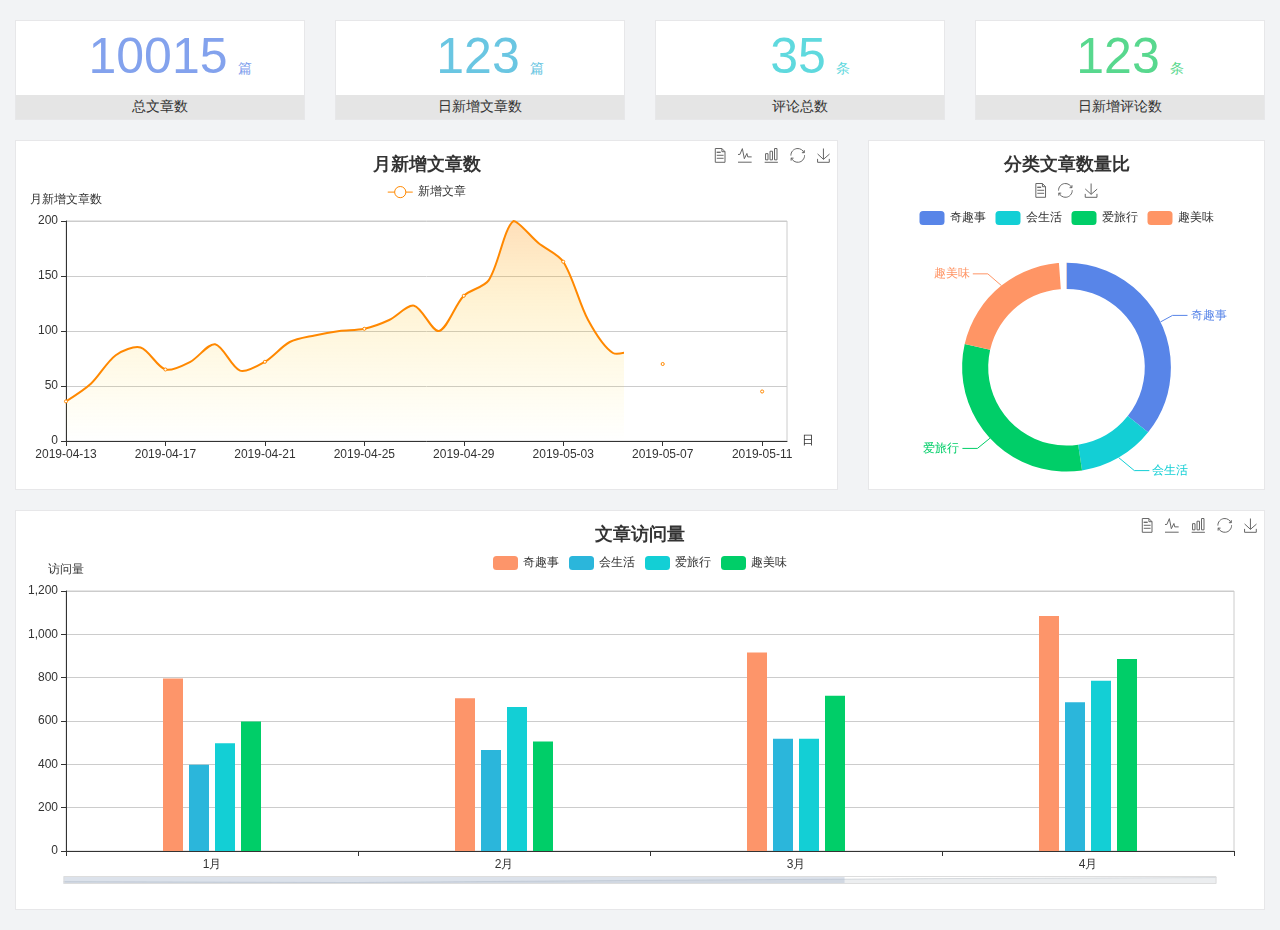
<file: home/dashboard.html>
<!DOCTYPE html>
<html lang="en">

<head>
    <meta charset="UTF-8">
    <meta name="viewport" content="width=device-width, initial-scale=1.0">
    <meta http-equiv="X-UA-Compatible" content="ie=edge">
    <title>图表统计</title>
    <link rel="stylesheet" href="../assets/lib/bootstrap.css" />
    <link rel="stylesheet" href="../assets/lib/main.css" />
    <script src="../assets/lib/jquery.js"></script>
    <script type="text/javascript" src="../assets/lib/echarts.min.js"></script>
</head>

<body>
    <div class="container-fluid">
        <div class="row spannel_list">
            <div class="col-sm-3 col-xs-6">
                <div class="spannel">
                    <em>10015</em><span>篇</span>
                    <b>总文章数</b>
                </div>
            </div>
            <div class="col-sm-3 col-xs-6">
                <div class="spannel scolor01">
                    <em>123</em><span>篇</span>
                    <b>日新增文章数</b>
                </div>
            </div>
            <div class="col-sm-3 col-xs-6">
                <div class="spannel scolor02">
                    <em>35</em><span>条</span>
                    <b>评论总数</b>
                </div>
            </div>
            <div class="col-sm-3 col-xs-6">
                <div class="spannel scolor03">
                    <em>123</em><span>条</span>
                    <b>日新增评论数</b>
                </div>
            </div>
        </div>
    </div>

    <div class="container-fluid">
        <div class="row curve-pie">
            <div class="col-lg-8 col-md-8">
                <div class="gragh_pannel" id="curve_show"></div>
            </div>
            <div class="col-lg-4 col-md-4">
                <div class="gragh_pannel" id="pie_show"></div>
            </div>
        </div>
    </div>

    <div class="container-fluid">
        <div class="column_pannel" id="column_show"></div>
    </div>

    <script>
        var oChart = echarts.init(document.getElementById('curve_show'));
        var aList_all = [{
            'count': 36,
            'date': '2019-04-13'
        }, {
            'count': 52,
            'date': '2019-04-14'
        }, {
            'count': 78,
            'date': '2019-04-15'
        }, {
            'count': 85,
            'date': '2019-04-16'
        }, {
            'count': 65,
            'date': '2019-04-17'
        }, {
            'count': 72,
            'date': '2019-04-18'
        }, {
            'count': 88,
            'date': '2019-04-19'
        }, {
            'count': 64,
            'date': '2019-04-20'
        }, {
            'count': 72,
            'date': '2019-04-21'
        }, {
            'count': 90,
            'date': '2019-04-22'
        }, {
            'count': 96,
            'date': '2019-04-23'
        }, {
            'count': 100,
            'date': '2019-04-24'
        }, {
            'count': 102,
            'date': '2019-04-25'
        }, {
            'count': 110,
            'date': '2019-04-26'
        }, {
            'count': 123,
            'date': '2019-04-27'
        }, {
            'count': 100,
            'date': '2019-04-28'
        }, {
            'count': 132,
            'date': '2019-04-29'
        }, {
            'count': 146,
            'date': '2019-04-30'
        }, {
            'count': 200,
            'date': '2019-05-01'
        }, {
            'count': 180,
            'date': '2019-05-02'
        }, {
            'count': 163,
            'date': '2019-05-03'
        }, {
            'count': 110,
            'date': '2019-05-04'
        }, {
            'count': 80,
            'date': '2019-05-05'
        }, {
            'count': 82,
            'date': '2019-05-06'
        }, {
            'count': 70,
            'date': '2019-05-07'
        }, {
            'count': 65,
            'date': '2019-05-08'
        }, {
            'count': 54,
            'date': '2019-05-09'
        }, {
            'count': 40,
            'date': '2019-05-10'
        }, {
            'count': 45,
            'date': '2019-05-11'
        }, {
            'count': 38,
            'date': '2019-05-12'
        }, ];

        let aCount = [];
        let aDate = [];

        for (var i = 0; i < aList_all.length; i++) {
            aCount.push(aList_all[i].count);
            aDate.push(aList_all[i].date);
        }

        var chartopt = {
            title: {
                text: '月新增文章数',
                left: 'center',
                top: '10'
            },
            tooltip: {
                trigger: 'axis'
            },
            legend: {
                data: ['新增文章'],
                top: '40'
            },
            toolbox: {
                show: true,
                feature: {
                    mark: {
                        show: true
                    },
                    dataView: {
                        show: true,
                        readOnly: false
                    },
                    magicType: {
                        show: true,
                        type: ['line', 'bar']
                    },
                    restore: {
                        show: true
                    },
                    saveAsImage: {
                        show: true
                    }
                }
            },
            calculable: true,
            xAxis: [{
                name: '日',
                type: 'category',
                boundaryGap: false,
                data: aDate
            }],
            yAxis: [{
                name: '月新增文章数',
                type: 'value'
            }],
            series: [{
                name: '新增文章',
                type: 'line',
                smooth: true,
                itemStyle: {
                    normal: {
                        areaStyle: {
                            type: 'default'
                        },
                        color: '#f80'
                    },
                    lineStyle: {
                        color: '#f80'
                    }
                },
                data: aCount
            }],
            areaStyle: {
                normal: {
                    color: new echarts.graphic.LinearGradient(0, 0, 0, 1, [{
                        offset: 0,
                        color: 'rgba(255,136,0,0.39)'
                    }, {
                        offset: .34,
                        color: 'rgba(255,180,0,0.25)'
                    }, {
                        offset: 1,
                        color: 'rgba(255,222,0,0.00)'
                    }])

                }
            },
            grid: {
                show: true,
                x: 50,
                x2: 50,
                y: 80,
                height: 220
            }
        };

        oChart.setOption(chartopt);


        var oPie = echarts.init(document.getElementById('pie_show'));
        var oPieopt = {
            title: {
                top: 10,
                text: '分类文章数量比',
                x: 'center'
            },
            tooltip: {
                trigger: 'item',
                formatter: "{a} <br/>{b} : {c} ({d}%)"
            },
            color: ['#5885e8', '#13cfd5', '#00ce68', '#ff9565'],
            legend: {
                x: 'center',
                top: 65,
                data: ['奇趣事', '会生活', '爱旅行', '趣美味']
            },
            toolbox: {
                show: true,
                x: 'center',
                top: 35,
                feature: {
                    mark: {
                        show: true
                    },
                    dataView: {
                        show: true,
                        readOnly: false
                    },
                    magicType: {
                        show: true,
                        type: ['pie', 'funnel'],
                        option: {
                            funnel: {
                                x: '25%',
                                width: '50%',
                                funnelAlign: 'left',
                                max: 1548
                            }
                        }
                    },
                    restore: {
                        show: true
                    },
                    saveAsImage: {
                        show: true
                    }
                }
            },
            calculable: true,
            series: [{
                name: '访问来源',
                type: 'pie',
                radius: ['45%', '60%'],
                center: ['50%', '65%'],
                data: [{
                    value: 300,
                    name: '奇趣事'
                }, {
                    value: 100,
                    name: '会生活'
                }, {
                    value: 260,
                    name: '爱旅行'
                }, {
                    value: 180,
                    name: '趣美味'
                }]
            }]
        };
        oPie.setOption(oPieopt);



        var oColumn = this.echarts.init(document.getElementById('column_show'));
        var oColumnopt = {
            title: {
                text: '文章访问量',
                left: 'center',
                top: '10'
            },
            tooltip: {
                trigger: 'axis'
            },
            legend: {
                data: ['奇趣事', '会生活', '爱旅行', '趣美味'],
                top: '40'
            },
            toolbox: {
                show: true,
                feature: {
                    mark: {
                        show: true
                    },
                    dataView: {
                        show: true,
                        readOnly: false
                    },
                    magicType: {
                        show: true,
                        type: ['line', 'bar']
                    },
                    restore: {
                        show: true
                    },
                    saveAsImage: {
                        show: true
                    }
                }
            },
            calculable: true,
            xAxis: [{
                type: 'category',
                data: ['1月', '2月', '3月', '4月', '5月']
            }],
            yAxis: [{
                name: '访问量',
                type: 'value'
            }],
            series: [{
                name: '奇趣事',
                type: 'bar',
                barWidth: 20,
                itemStyle: {
                    normal: {
                        areaStyle: {
                            type: 'default'
                        },
                        color: '#fd956a'
                    }
                },
                data: [800, 708, 920, 1090, 1200]
            }, {
                name: '会生活',
                type: 'bar',
                barWidth: 20,
                itemStyle: {
                    normal: {
                        areaStyle: {
                            type: 'default'
                        },
                        color: '#2bb6db'
                    }
                },
                data: [400, 468, 520, 690, 800]
            }, {
                name: '爱旅行',
                type: 'bar',
                barWidth: 20,
                itemStyle: {
                    normal: {
                        areaStyle: {
                            type: 'default'
                        },
                        color: '#13cfd5'
                    }
                },
                data: [500, 668, 520, 790, 900]
            }, {
                name: '趣美味',
                type: 'bar',
                barWidth: 20,
                itemStyle: {
                    normal: {
                        areaStyle: {
                            type: 'default'
                        },
                        color: '#00ce68'
                    }
                },
                data: [600, 508, 720, 890, 1000]
            }],
            grid: {
                show: true,
                x: 50,
                x2: 30,
                y: 80,
                height: 260
            },
            dataZoom: [ //给x轴设置滚动条
                {
                    start: 0, //默认为0
                    end: 100 - 1000 / 31, //默认为100
                    type: 'slider',
                    show: true,
                    xAxisIndex: [0],
                    handleSize: 0, //滑动条的 左右2个滑动条的大小
                    height: 8, //组件高度
                    left: 45, //左边的距离
                    right: 50, //右边的距离
                    bottom: 26, //右边的距离
                    handleColor: '#ddd', //h滑动图标的颜色
                    handleStyle: {
                        borderColor: "#cacaca",
                        borderWidth: "1",
                        shadowBlur: 2,
                        background: "#ddd",
                        shadowColor: "#ddd",
                    }
                }
            ]
        };
        oColumn.setOption(oColumnopt);
    </script>
</body>

</html>
</file>
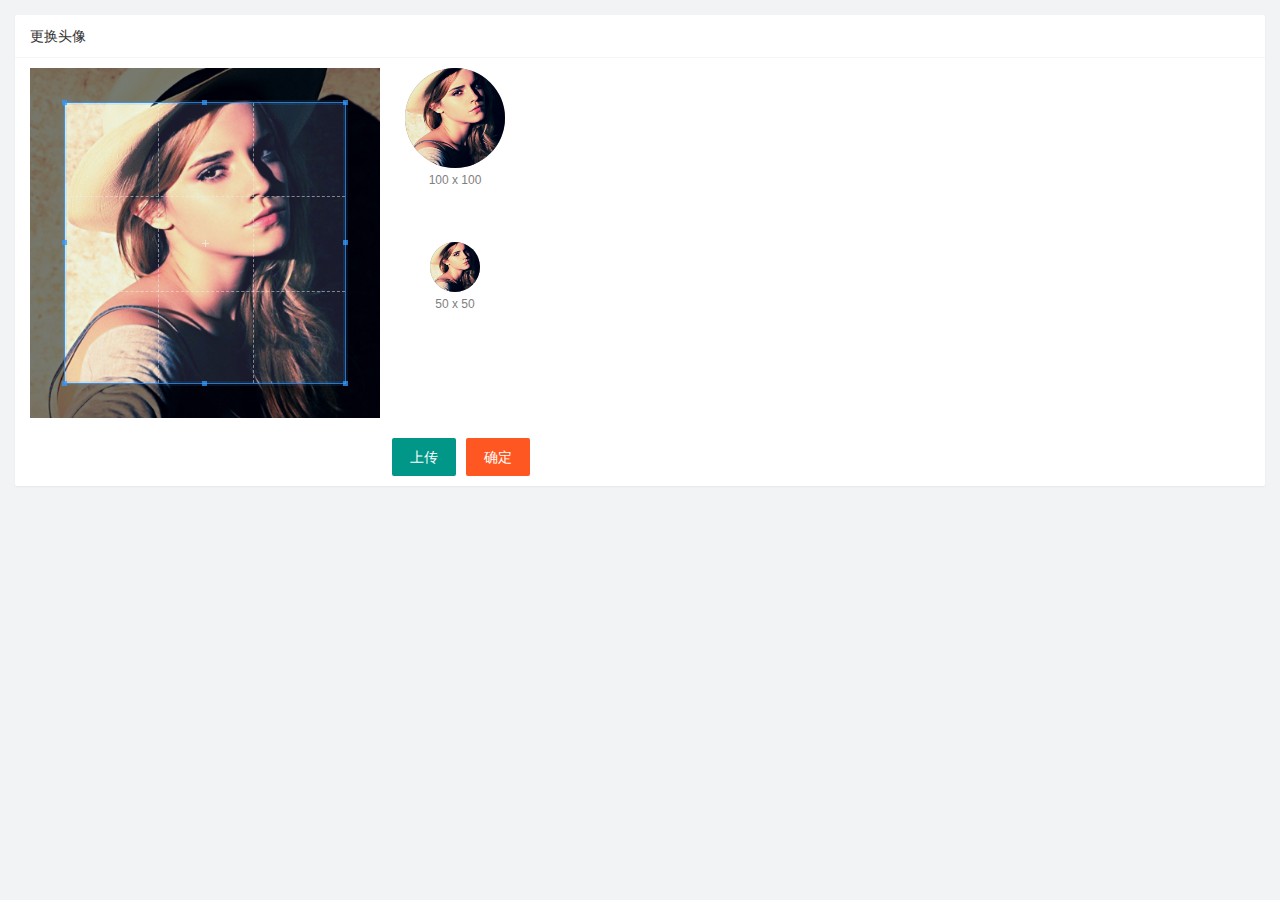
<file: user/user.avatar.html>
<!DOCTYPE html>
<html lang="en">

<head>
    <meta charset="UTF-8">
    <meta name="viewport" content="width=device-width, initial-scale=1.0">
    <title>Document</title>
    <!-- `cropper.css` 样式表： -->
    <link rel="stylesheet" href="../assets/lib/cropper/cropper.css">
    <!-- 导入layui.css -->
    <link rel="stylesheet" href="../assets/lib/layui/css/layui.css">
    <!-- 导入自己的css -->
    <link rel="stylesheet" href="../assets/css/user/user_avatar.css">
</head>

<body>
    <!-- 卡片面板 -->
    <div class="layui-card">
        <div class="layui-card-header">更换头像</div>
        <div class="layui-card-body">
            <!-- 第一行的图片裁剪和预览区域 -->
            <div class="row1">
                <!-- 图片裁剪区域 -->
                <div class="cropper-box">
                    <!-- 这个 img 标签很重要，将来会把它初始化为裁剪区域 -->
                    <img id="image" src="../assets/images/sample.jpg" />
                </div>
                <!-- 图片的预览区域 -->
                <div class="preview-box">
                    <div>
                        <!-- 宽高为 100px 的预览区域 -->
                        <div class="img-preview w100"></div>
                        <p class="size">100 x 100</p>
                    </div>
                    <div>
                        <!-- 宽高为 50px 的预览区域 -->
                        <div class="img-preview w50"></div>
                        <p class="size">50 x 50</p>
                    </div>
                </div>
            </div>

            <!-- 第二行的按钮区域 -->
            <div class="row2">
                <!-- 定义一个隐藏的文件选择器，并用accept指定只能是image/jpeg、png格式 -->
                <input type="file" id="file" accept="image/png,image/jpeg">
                <button type="button" class="layui-btn" id="btnChooseImage">上传</button>
                <button type="button" class="layui-btn layui-btn-danger" id="btnUpload">确定</button>
            </div>
        </div>
    </div>

    <!-- 导入layui.all.js -->
    <script src="../assets/lib/layui/layui.all.js"></script>
    <!-- 导入jQuery ,并依次导入cropper-->
    <script src="../assets/lib/jquery.js"></script>
    <script src="../assets/lib/cropper/Cropper.js"></script>
    <script src="../assets/lib/cropper/jquery-cropper.js"></script>
    <!-- 导入baseAPI -->
    <script src="../assets/js/baseAPI.js"></script>
    <!-- 导入自己的js -->
    <script src="../assets/js/user_avatar.js"></script>
</body>

</html>
</file>
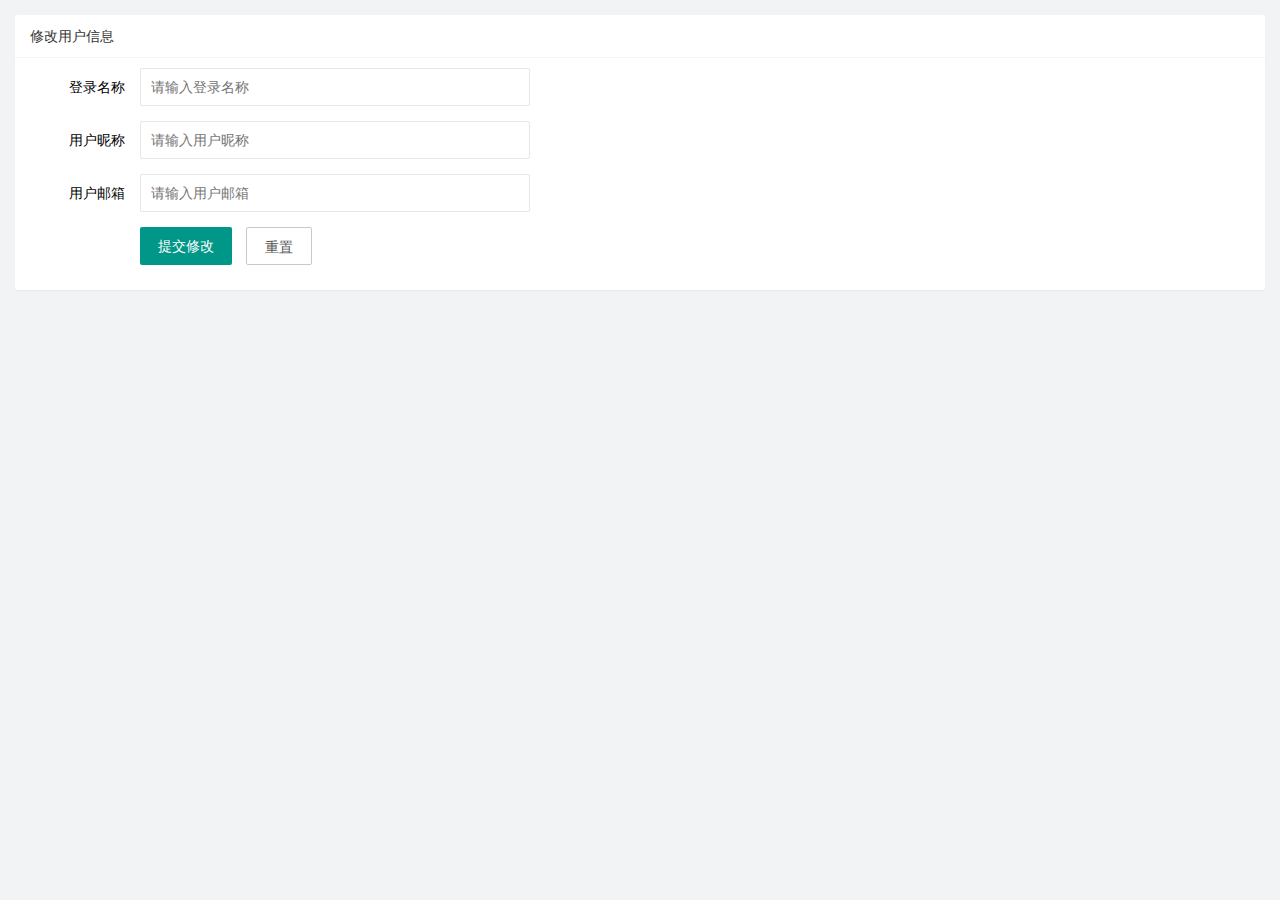
<file: user/user_info.html>
<!DOCTYPE html>
<html lang="en">

<head>
    <meta charset="UTF-8">
    <meta name="viewport" content="width=device-width, initial-scale=1.0">
    <title>Document</title>
    <!-- 导入第三方layui的css -->
    <link rel="stylesheet" href="../assets/lib/layui/css/layui.css">
    <!-- 导入自己的css -->
    <link rel="stylesheet" href="../assets/css/user/user_info.css">
</head>

<body>
    <!-- 卡片面板 -->
    <div class="layui-card">
        <div class="layui-card-header">修改用户信息</div>
        <div class="layui-card-body">
            <!-- 表单模块 -->
            <form class="layui-form" lay-filter="formUserInfo">
                <!-- 隐藏域 -->
                <input type="hidden" name="id" value="">
                <div class="layui-form-item">
                    <label class="layui-form-label">登录名称</label>
                    <div class="layui-input-block">
                        <input type="text" name="username" required lay-verify="required" placeholder="请输入登录名称" autocomplete="off" class="layui-input" readonly>
                    </div>
                </div>
                <div class="layui-form-item">
                    <label class="layui-form-label">用户昵称</label>
                    <div class="layui-input-block">
                        <input type="text" name="nickname" required lay-verify="required|nickname" placeholder="请输入用户昵称" autocomplete="off" class="layui-input">
                    </div>
                </div>
                <div class="layui-form-item">
                    <label class="layui-form-label">用户邮箱</label>
                    <div class="layui-input-block">
                        <input type="text" name="email" required lay-verify="required|email" placeholder="请输入用户邮箱" autocomplete="off" class="layui-input">
                    </div>
                </div>
                <div class="layui-form-item">
                    <div class="layui-input-block">
                        <button class="layui-btn" lay-submit lay-filter="formDemo">提交修改</button>
                        <button type="reset" class="layui-btn layui-btn-primary" id="btnReset">重置</button>
                    </div>
                </div>
            </form>
        </div>
    </div>

    <!-- 导入layui.all.js -->
    <script src="../assets/lib/layui/layui.all.js"></script>
    <!-- 导入jQuery -->
    <script src="../assets/lib/jquery.js"></script>
    <!-- 导入baseAPI.js -->
    <script src="../assets/js/baseAPI.js"></script>
    <!-- 导入自己的js -->
    <script src="../assets/js/user_info.js"></script>
</body>

</html>
</file>
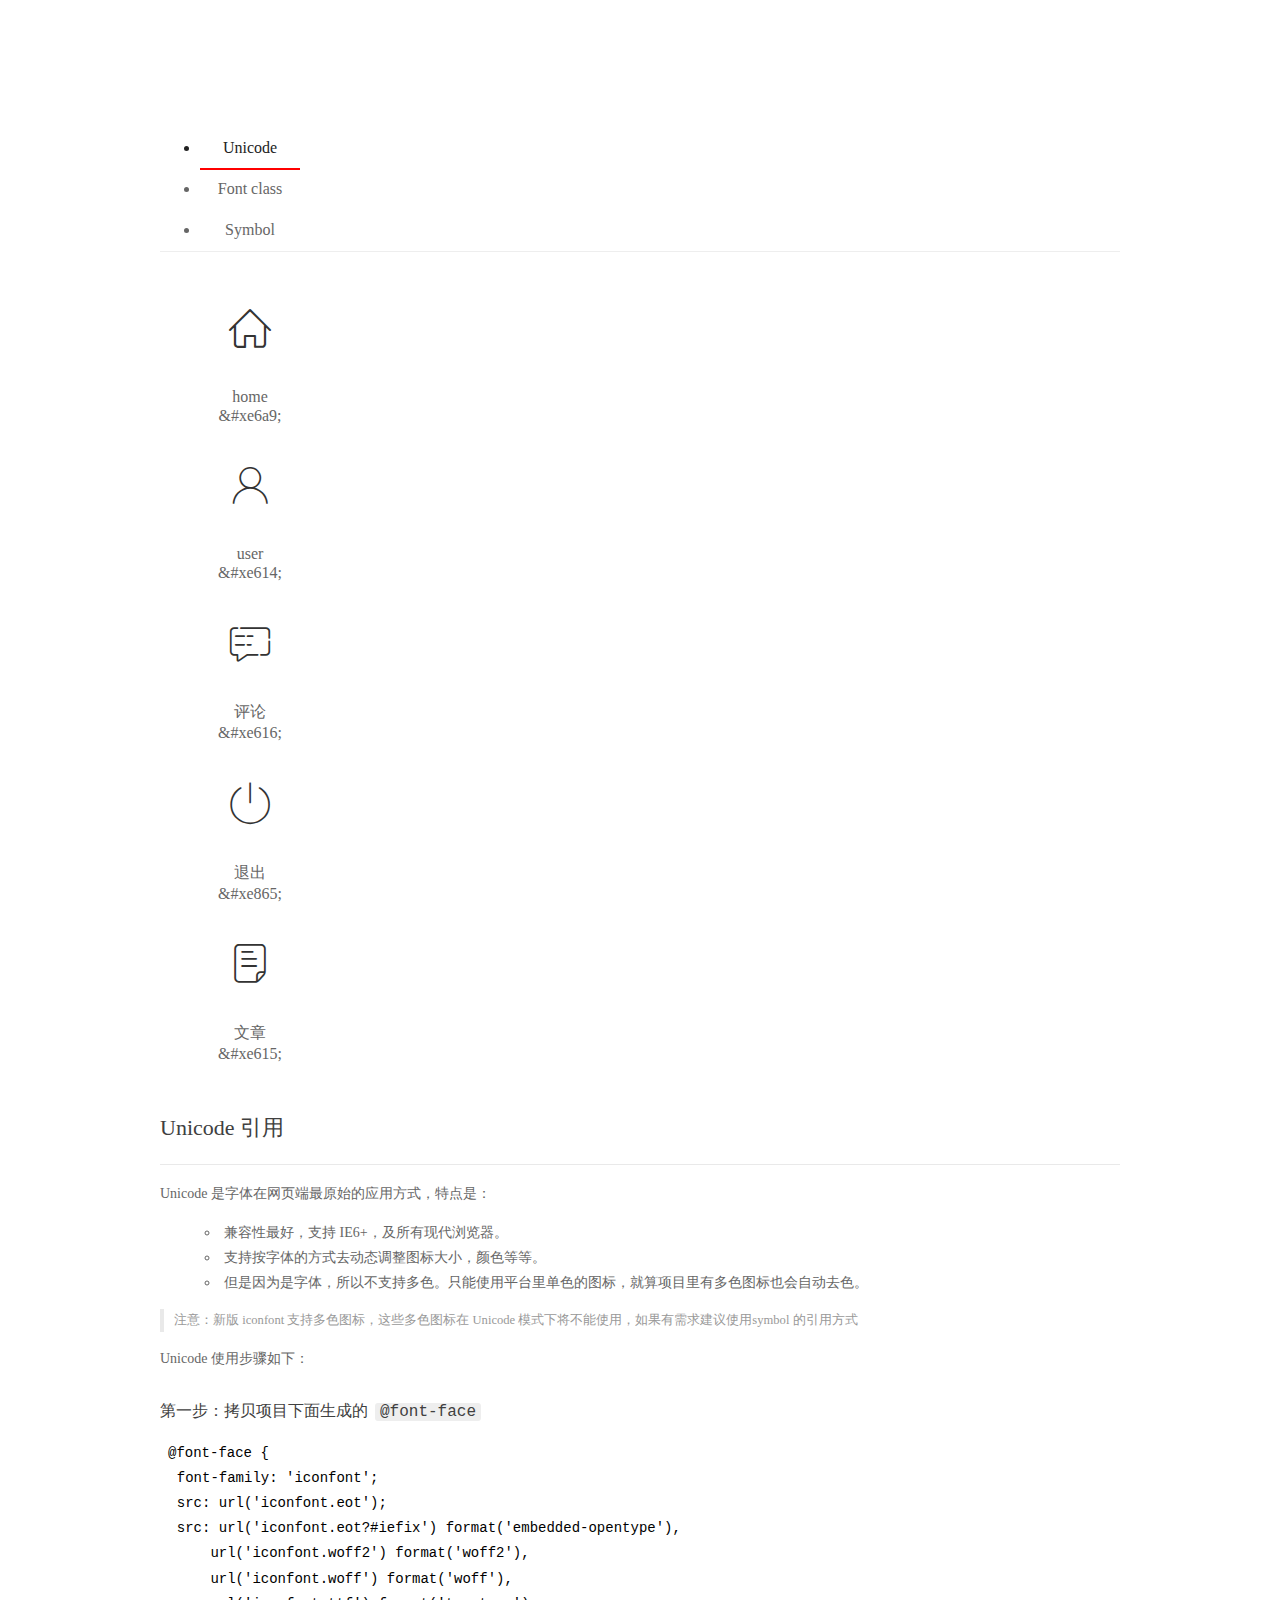
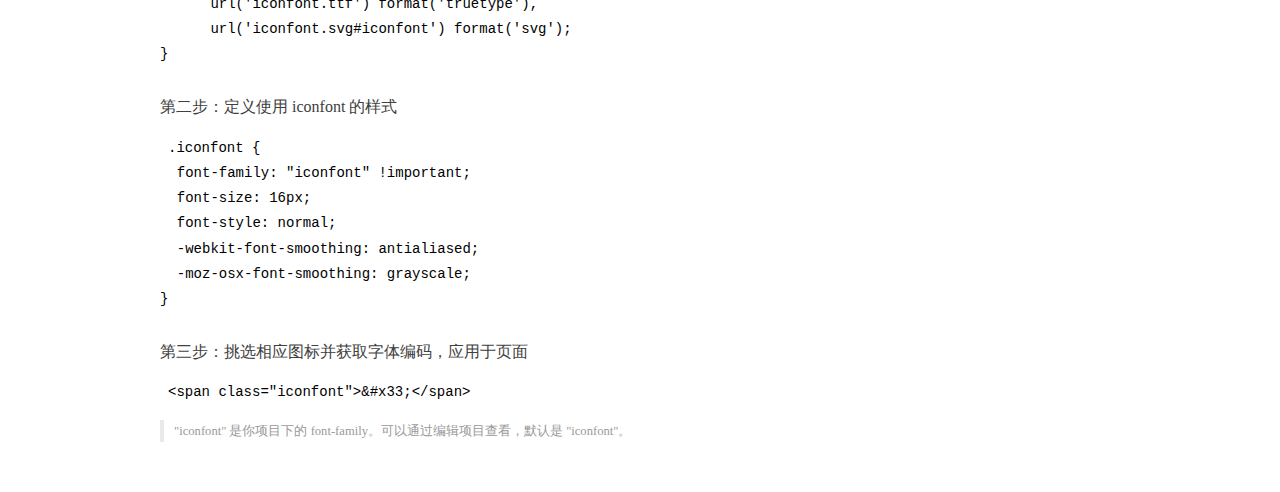
<file: assets/fonts/demo_index.html>
<!DOCTYPE html>
<html>
<head>
  <meta charset="utf-8"/>
  <title>IconFont Demo</title>
  <link rel="shortcut icon" href="https://gtms04.alicdn.com/tps/i4/TB1_oz6GVXXXXaFXpXXJDFnIXXX-64-64.ico" type="image/x-icon"/>
  <link rel="stylesheet" href="https://g.alicdn.com/thx/cube/1.3.2/cube.min.css">
  <link rel="stylesheet" href="demo.css">
  <link rel="stylesheet" href="iconfont.css">
  <script src="iconfont.js"></script>
  <!-- jQuery -->
  <script src="https://a1.alicdn.com/oss/uploads/2018/12/26/7bfddb60-08e8-11e9-9b04-53e73bb6408b.js"></script>
  <!-- 代码高亮 -->
  <script src="https://a1.alicdn.com/oss/uploads/2018/12/26/a3f714d0-08e6-11e9-8a15-ebf944d7534c.js"></script>
</head>
<body>
  <div class="main">
    <h1 class="logo"><a href="https://www.iconfont.cn/" title="iconfont 首页" target="_blank">&#xe86b;</a></h1>
    <div class="nav-tabs">
      <ul id="tabs" class="dib-box">
        <li class="dib active"><span>Unicode</span></li>
        <li class="dib"><span>Font class</span></li>
        <li class="dib"><span>Symbol</span></li>
      </ul>
      
    </div>
    <div class="tab-container">
      <div class="content unicode" style="display: block;">
          <ul class="icon_lists dib-box">
          
            <li class="dib">
              <span class="icon iconfont">&#xe6a9;</span>
                <div class="name">home</div>
                <div class="code-name">&amp;#xe6a9;</div>
              </li>
          
            <li class="dib">
              <span class="icon iconfont">&#xe614;</span>
                <div class="name">user</div>
                <div class="code-name">&amp;#xe614;</div>
              </li>
          
            <li class="dib">
              <span class="icon iconfont">&#xe616;</span>
                <div class="name">评论</div>
                <div class="code-name">&amp;#xe616;</div>
              </li>
          
            <li class="dib">
              <span class="icon iconfont">&#xe865;</span>
                <div class="name">退出</div>
                <div class="code-name">&amp;#xe865;</div>
              </li>
          
            <li class="dib">
              <span class="icon iconfont">&#xe615;</span>
                <div class="name">文章</div>
                <div class="code-name">&amp;#xe615;</div>
              </li>
          
          </ul>
          <div class="article markdown">
          <h2 id="unicode-">Unicode 引用</h2>
          <hr>

          <p>Unicode 是字体在网页端最原始的应用方式，特点是：</p>
          <ul>
            <li>兼容性最好，支持 IE6+，及所有现代浏览器。</li>
            <li>支持按字体的方式去动态调整图标大小，颜色等等。</li>
            <li>但是因为是字体，所以不支持多色。只能使用平台里单色的图标，就算项目里有多色图标也会自动去色。</li>
          </ul>
          <blockquote>
            <p>注意：新版 iconfont 支持多色图标，这些多色图标在 Unicode 模式下将不能使用，如果有需求建议使用symbol 的引用方式</p>
          </blockquote>
          <p>Unicode 使用步骤如下：</p>
          <h3 id="-font-face">第一步：拷贝项目下面生成的 <code>@font-face</code></h3>
<pre><code class="language-css"
>@font-face {
  font-family: 'iconfont';
  src: url('iconfont.eot');
  src: url('iconfont.eot?#iefix') format('embedded-opentype'),
      url('iconfont.woff2') format('woff2'),
      url('iconfont.woff') format('woff'),
      url('iconfont.ttf') format('truetype'),
      url('iconfont.svg#iconfont') format('svg');
}
</code></pre>
          <h3 id="-iconfont-">第二步：定义使用 iconfont 的样式</h3>
<pre><code class="language-css"
>.iconfont {
  font-family: "iconfont" !important;
  font-size: 16px;
  font-style: normal;
  -webkit-font-smoothing: antialiased;
  -moz-osx-font-smoothing: grayscale;
}
</code></pre>
          <h3 id="-">第三步：挑选相应图标并获取字体编码，应用于页面</h3>
<pre>
<code class="language-html"
>&lt;span class="iconfont"&gt;&amp;#x33;&lt;/span&gt;
</code></pre>
          <blockquote>
            <p>"iconfont" 是你项目下的 font-family。可以通过编辑项目查看，默认是 "iconfont"。</p>
          </blockquote>
          </div>
      </div>
      <div class="content font-class">
        <ul class="icon_lists dib-box">
          
          <li class="dib">
            <span class="icon iconfont icon-home"></span>
            <div class="name">
              home
            </div>
            <div class="code-name">.icon-home
            </div>
          </li>
          
          <li class="dib">
            <span class="icon iconfont icon-user"></span>
            <div class="name">
              user
            </div>
            <div class="code-name">.icon-user
            </div>
          </li>
          
          <li class="dib">
            <span class="icon iconfont icon-pinglun"></span>
            <div class="name">
              评论
            </div>
            <div class="code-name">.icon-pinglun
            </div>
          </li>
          
          <li class="dib">
            <span class="icon iconfont icon-tuichu"></span>
            <div class="name">
              退出
            </div>
            <div class="code-name">.icon-tuichu
            </div>
          </li>
          
          <li class="dib">
            <span class="icon iconfont icon-16"></span>
            <div class="name">
              文章
            </div>
            <div class="code-name">.icon-16
            </div>
          </li>
          
        </ul>
        <div class="article markdown">
        <h2 id="font-class-">font-class 引用</h2>
        <hr>

        <p>font-class 是 Unicode 使用方式的一种变种，主要是解决 Unicode 书写不直观，语意不明确的问题。</p>
        <p>与 Unicode 使用方式相比，具有如下特点：</p>
        <ul>
          <li>兼容性良好，支持 IE8+，及所有现代浏览器。</li>
          <li>相比于 Unicode 语意明确，书写更直观。可以很容易分辨这个 icon 是什么。</li>
          <li>因为使用 class 来定义图标，所以当要替换图标时，只需要修改 class 里面的 Unicode 引用。</li>
          <li>不过因为本质上还是使用的字体，所以多色图标还是不支持的。</li>
        </ul>
        <p>使用步骤如下：</p>
        <h3 id="-fontclass-">第一步：引入项目下面生成的 fontclass 代码：</h3>
<pre><code class="language-html">&lt;link rel="stylesheet" href="./iconfont.css"&gt;
</code></pre>
        <h3 id="-">第二步：挑选相应图标并获取类名，应用于页面：</h3>
<pre><code class="language-html">&lt;span class="iconfont icon-xxx"&gt;&lt;/span&gt;
</code></pre>
        <blockquote>
          <p>"
            iconfont" 是你项目下的 font-family。可以通过编辑项目查看，默认是 "iconfont"。</p>
        </blockquote>
      </div>
      </div>
      <div class="content symbol">
          <ul class="icon_lists dib-box">
          
            <li class="dib">
                <svg class="icon svg-icon" aria-hidden="true">
                  <use xlink:href="#icon-home"></use>
                </svg>
                <div class="name">home</div>
                <div class="code-name">#icon-home</div>
            </li>
          
            <li class="dib">
                <svg class="icon svg-icon" aria-hidden="true">
                  <use xlink:href="#icon-user"></use>
                </svg>
                <div class="name">user</div>
                <div class="code-name">#icon-user</div>
            </li>
          
            <li class="dib">
                <svg class="icon svg-icon" aria-hidden="true">
                  <use xlink:href="#icon-pinglun"></use>
                </svg>
                <div class="name">评论</div>
                <div class="code-name">#icon-pinglun</div>
            </li>
          
            <li class="dib">
                <svg class="icon svg-icon" aria-hidden="true">
                  <use xlink:href="#icon-tuichu"></use>
                </svg>
                <div class="name">退出</div>
                <div class="code-name">#icon-tuichu</div>
            </li>
          
            <li class="dib">
                <svg class="icon svg-icon" aria-hidden="true">
                  <use xlink:href="#icon-16"></use>
                </svg>
                <div class="name">文章</div>
                <div class="code-name">#icon-16</div>
            </li>
          
          </ul>
          <div class="article markdown">
          <h2 id="symbol-">Symbol 引用</h2>
          <hr>

          <p>这是一种全新的使用方式，应该说这才是未来的主流，也是平台目前推荐的用法。相关介绍可以参考这篇<a href="">文章</a>
            这种用法其实是做了一个 SVG 的集合，与另外两种相比具有如下特点：</p>
          <ul>
            <li>支持多色图标了，不再受单色限制。</li>
            <li>通过一些技巧，支持像字体那样，通过 <code>font-size</code>, <code>color</code> 来调整样式。</li>
            <li>兼容性较差，支持 IE9+，及现代浏览器。</li>
            <li>浏览器渲染 SVG 的性能一般，还不如 png。</li>
          </ul>
          <p>使用步骤如下：</p>
          <h3 id="-symbol-">第一步：引入项目下面生成的 symbol 代码：</h3>
<pre><code class="language-html">&lt;script src="./iconfont.js"&gt;&lt;/script&gt;
</code></pre>
          <h3 id="-css-">第二步：加入通用 CSS 代码（引入一次就行）：</h3>
<pre><code class="language-html">&lt;style&gt;
.icon {
  width: 1em;
  height: 1em;
  vertical-align: -0.15em;
  fill: currentColor;
  overflow: hidden;
}
&lt;/style&gt;
</code></pre>
          <h3 id="-">第三步：挑选相应图标并获取类名，应用于页面：</h3>
<pre><code class="language-html">&lt;svg class="icon" aria-hidden="true"&gt;
  &lt;use xlink:href="#icon-xxx"&gt;&lt;/use&gt;
&lt;/svg&gt;
</code></pre>
          </div>
      </div>

    </div>
  </div>
  <script>
  $(document).ready(function () {
      $('.tab-container .content:first').show()

      $('#tabs li').click(function (e) {
        var tabContent = $('.tab-container .content')
        var index = $(this).index()

        if ($(this).hasClass('active')) {
          return
        } else {
          $('#tabs li').removeClass('active')
          $(this).addClass('active')

          tabContent.hide().eq(index).fadeIn()
        }
      })
    })
  </script>
</body>
</html>
</file>
<file: assets/lib/main.css>
body{
    font-family:'MicroSoft YaHei';
    background-color: #f2f3f5;
}
.main_wrap{
    position:fixed;
    width:100%;
    height:100%;
    left:0px;
    top:0px;
    background:url('../images/login_bg.jpg'); 
    background-size:100% 100%; 
  }
.header{
    width:1200px;
    overflow: hidden;
    margin:20px auto 0;
}
.heade .logo{
    float: left;
}
.header .copyright{
    float:right;
    font-size:12px;
    color:#fff;
    text-align:right;
    line-height:20px;
    margin-top:10px;
}
.login_form_con{
    position:absolute;
    left:50%;
    top:50%;
    margin-left:-200px;
    margin-top:-155px;
    width:400px;
    height:310px;
    background-color: #edeff0;
}

.login_form{
    position: relative;
}

.login_form .icon-user{
    position:absolute;
    font-size:16px;
    color:#999;
    left:46px;
    top:12px;
}
.login_form .icon-key{
    position:absolute;
    font-size:18px;
    color:#999;
    left:46px;
    top:78px;
}
.login_title{
    height:60px;
    background:url('../images/login_title.png') center center no-repeat #fff;
}
.input_txt,.input_pass,.input_sub{
    display:block;
    width:334px;
    height:37px;
    padding:0px;
    text-indent:40px;
    border:1px solid #ddd;
    margin:27px auto 0;
    outline:none;
}
.input_sub{
    margin-top:40px;
    height:42px;
    background-color: #19b9e7;
    text-indent:0px;
    font-size:18px;
    color:#fff;
    cursor: pointer;
}
.input_sub:hover{
    background-color: #08a0cc;
}

.sider{
    position:fixed;
    left:0;
    top:0;
    bottom:0;
    width:210px;
    background-color: #323745;
}
.sider .logo{
    display:block;
    height:56px;
    background-color: #242732;
    overflow: hidden;
}
.sider .logo img{
    display:block;
    margin:6px auto 0;
}
.user_info{
    height:79px;
    border-bottom:1px solid #5a5e6b;
}

.user_info img{
    float: left;
    width:40px;
    height:40px;
    border-radius:20px;
    margin:19px 0 0 30px;
}
.user_info span{
    float: left;
    width:120px;
    font-size:12px;
    color:#fff;
    margin:23px 0 0 20px;
}
.user_info b{
    float: left;
    width: 120px;
    font-weight:normal;
    font-size:12px;
    color:#adafb5;
    margin:2px 0 0 20px;
}

.menu .level01{
    height:50px;
    line-height:50px;
}
.menu .level01 a{
    display:block;
    height:50px;
    font-size:12px;
    color:#adafb5;
    overflow: hidden;
}
.menu .level01.active a{
    background-color: #1378f0;
    color:#fff;
}
.menu .level01.active i{
    color:#fff;
}

.menu .level01 a:hover{
    background-color: #1378f0;
    color:#fff;
}
.menu .level01 a:hover i{
    color:#fff;
}
.menu .level01 i{
    color:#61646f;
    font-size:22px;
    float: left;
    margin-left:26px;
}
.menu .level01 span{
    float: left;
    margin-left:10px;
}
.menu .level01 b{
    float: right;
    margin-right:20px;
    font-weight:normal;
    transform:rotate(90deg);
    transition:all 500ms ease;
}

.menu .level01 .rotate0{
    transform:rotate(0deg);
}

.menu .level02{
    background: #242732;
    display:none;
}


.menu .level02 li{
    height:40px;
    line-height:40px;
}
.menu .level02 li a{
    display:block;
    height:40px;
    font-size:12px;
    color:#adafb5;
    overflow: hidden;
}

.menu .level02 li a:hover{
    background-color: #1378f0;
    color:#fff;
}

.menu .level02 li i{
    font-size:12px;
    float: left;
    margin-left:60px;
}
.menu .level02 li span{
    font-size:12px;
    float: left;
    margin-left:5px;
}

.menu .level02 .active a{
    color:#ffae00;
}

.header_bar{
    position:fixed;
    left:210px;
    right:0;
    top:0;
    height:56px;
    background-color: #fff;
}

.main{
    position:fixed;
    left:210px;
    top:56px;
    right:0;
    bottom:0;
    background-color: #f2f3f5;
}

.search_form{
    width:218px;
    height:33px;
    border:1px solid #ddd;
    background-color: #f2f3f5;
    border-radius:16px;
    float: left;
    margin:12px 0 0 27px;
}

.search_form input{
    padding:0px;
    margin:0px;
    border:0px;
    float: left;
    background-color: #f2f3f5;
    font-size:12px;
    width:175px;
    height:31px;
    margin-left:12px;
    outline:none;
   
}

.search_form .icon-search{
    line-height:33px;
    cursor: pointer;
    font-size:18px;
    color:#abaebb;
}
.user_center_link{
    float:right;

}
.user_center_link a{
    line-height:56px;
    font-size:12px;
    color:#999;
    margin-right:15px;
}
.user_center_link a:hover{
    color:#ffae00
}

.user_center_link img{
    width:42px;
    height:42px;
    border-radius:32px;
    margin-right:10px;
}

.spannel_list{
    margin-top:20px;
}

.spannel{
	height:100px;
	overflow:hidden;
	text-align:center;
    position:relative;
    background-color: #fff;
    border:1px solid #e7e7e9;
    margin-bottom:20px;
}

.spannel em{
    font-style:normal;
	font-size:50px;
	line-height:50px;
	display:inline-block;
	margin:10px 0 0 20px;
	font-family:'Arial';
	color:#83a2ed;
}

.spannel span{
	font-size:14px;
	display:inline-block;
	color:#83a2ed;
	margin-left:10px;
}

.spannel b{
	position:absolute;
	left:0;
	bottom:0;
	width:100%;
	line-height:24px;
	background:#e5e5e5;
	color:#333;
	font-size:14px;
	font-weight:normal;
}

.scolor01 em,.scolor01 span{
	color:#6ac6e2;
}

.scolor02 em,.scolor02 span{
	color:#5fd9de;
}

.scolor03 em,.scolor03 span{
	color:#58d88e;
}


.gragh_pannel{
    height:350px;
    border:1px solid #e7e7e9;
    background-color: #fff!important; 
    margin-bottom:20px;  
}

.column_pannel{
    margin-bottom:20px;
    height:400px;
    border:1px solid #e7e7e9;
    background-color: #fff!important;   
}

.common_title{
    line-height:42px;
    background-color: #fbfbfb;
    border:1px solid #e7e7e9;
    margin-top:20px;
    text-indent: 15px;
    font-size:14px;
    color:#333;
}

.common_con{
    border:1px solid #e7e7e9;
    border-top:0px;
    background-color: #fff;
    padding-bottom:20px;
    margin-bottom:20px;
}
.opt_btns{
    margin-top:20px;
}

.mp20{
    margin-top:20px;
}

.pagination{   
   margin:0;
}

.article_form{
    margin-top:20px;
}

.form-group{
    margin-bottom:25px;
}

.form-group label{
    font-weight:normal;
    color:#666;
}

.icon-icondate{
    line-height:16px;
}

.user_pic{
    width:100px;
    height:100px;
    margin-bottom:10px;
}

.article_cover{
    width:200px;
    height:200px;
    margin-bottom:10px;
}
</file>
<file: assets/lib/cropper/cropper.css>
/*!
 * Cropper.js v1.5.6
 * https://fengyuanchen.github.io/cropperjs
 *
 * Copyright 2015-present Chen Fengyuan
 * Released under the MIT license
 *
 * Date: 2019-10-04T04:33:44.164Z
 */

.cropper-container {
  direction: ltr;
  font-size: 0;
  line-height: 0;
  position: relative;
  -ms-touch-action: none;
  touch-action: none;
  -webkit-user-select: none;
  -moz-user-select: none;
  -ms-user-select: none;
  user-select: none;
}

.cropper-container img {
  display: block;
  height: 100%;
  image-orientation: 0deg;
  max-height: none !important;
  max-width: none !important;
  min-height: 0 !important;
  min-width: 0 !important;
  width: 100%;
}

.cropper-wrap-box,
.cropper-canvas,
.cropper-drag-box,
.cropper-crop-box,
.cropper-modal {
  bottom: 0;
  left: 0;
  position: absolute;
  right: 0;
  top: 0;
}

.cropper-wrap-box,
.cropper-canvas {
  overflow: hidden;
}

.cropper-drag-box {
  background-color: #fff;
  opacity: 0;
}

.cropper-modal {
  background-color: #000;
  opacity: 0.5;
}

.cropper-view-box {
  display: block;
  height: 100%;
  outline: 1px solid #39f;
  outline-color: rgba(51, 153, 255, 0.75);
  overflow: hidden;
  width: 100%;
}

.cropper-dashed {
  border: 0 dashed #eee;
  display: block;
  opacity: 0.5;
  position: absolute;
}

.cropper-dashed.dashed-h {
  border-bottom-width: 1px;
  border-top-width: 1px;
  height: calc(100% / 3);
  left: 0;
  top: calc(100% / 3);
  width: 100%;
}

.cropper-dashed.dashed-v {
  border-left-width: 1px;
  border-right-width: 1px;
  height: 100%;
  left: calc(100% / 3);
  top: 0;
  width: calc(100% / 3);
}

.cropper-center {
  display: block;
  height: 0;
  left: 50%;
  opacity: 0.75;
  position: absolute;
  top: 50%;
  width: 0;
}

.cropper-center::before,
.cropper-center::after {
  background-color: #eee;
  content: ' ';
  display: block;
  position: absolute;
}

.cropper-center::before {
  height: 1px;
  left: -3px;
  top: 0;
  width: 7px;
}

.cropper-center::after {
  height: 7px;
  left: 0;
  top: -3px;
  width: 1px;
}

.cropper-face,
.cropper-line,
.cropper-point {
  display: block;
  height: 100%;
  opacity: 0.1;
  position: absolute;
  width: 100%;
}

.cropper-face {
  background-color: #fff;
  left: 0;
  top: 0;
}

.cropper-line {
  background-color: #39f;
}

.cropper-line.line-e {
  cursor: ew-resize;
  right: -3px;
  top: 0;
  width: 5px;
}

.cropper-line.line-n {
  cursor: ns-resize;
  height: 5px;
  left: 0;
  top: -3px;
}

.cropper-line.line-w {
  cursor: ew-resize;
  left: -3px;
  top: 0;
  width: 5px;
}

.cropper-line.line-s {
  bottom: -3px;
  cursor: ns-resize;
  height: 5px;
  left: 0;
}

.cropper-point {
  background-color: #39f;
  height: 5px;
  opacity: 0.75;
  width: 5px;
}

.cropper-point.point-e {
  cursor: ew-resize;
  margin-top: -3px;
  right: -3px;
  top: 50%;
}

.cropper-point.point-n {
  cursor: ns-resize;
  left: 50%;
  margin-left: -3px;
  top: -3px;
}

.cropper-point.point-w {
  cursor: ew-resize;
  left: -3px;
  margin-top: -3px;
  top: 50%;
}

.cropper-point.point-s {
  bottom: -3px;
  cursor: s-resize;
  left: 50%;
  margin-left: -3px;
}

.cropper-point.point-ne {
  cursor: nesw-resize;
  right: -3px;
  top: -3px;
}

.cropper-point.point-nw {
  cursor: nwse-resize;
  left: -3px;
  top: -3px;
}

.cropper-point.point-sw {
  bottom: -3px;
  cursor: nesw-resize;
  left: -3px;
}

.cropper-point.point-se {
  bottom: -3px;
  cursor: nwse-resize;
  height: 20px;
  opacity: 1;
  right: -3px;
  width: 20px;
}

@media (min-width: 768px) {
  .cropper-point.point-se {
    height: 15px;
    width: 15px;
  }
}

@media (min-width: 992px) {
  .cropper-point.point-se {
    height: 10px;
    width: 10px;
  }
}

@media (min-width: 1200px) {
  .cropper-point.point-se {
    height: 5px;
    opacity: 0.75;
    width: 5px;
  }
}

.cropper-point.point-se::before {
  background-color: #39f;
  bottom: -50%;
  content: ' ';
  display: block;
  height: 200%;
  opacity: 0;
  position: absolute;
  right: -50%;
  width: 200%;
}

.cropper-invisible {
  opacity: 0;
}

.cropper-bg {
  background-image: url('[data-uri]');
}

.cropper-hide {
  display: block;
  height: 0;
  position: absolute;
  width: 0;
}

.cropper-hidden {
  display: none !important;
}

.cropper-move {
  cursor: move;
}

.cropper-crop {
  cursor: crosshair;
}

.cropper-disabled .cropper-drag-box,
.cropper-disabled .cropper-face,
.cropper-disabled .cropper-line,
.cropper-disabled .cropper-point {
  cursor: not-allowed;
}
</file>
<file: assets/lib/layui/css/layui.css>
/** layui-v2.5.5 MIT License By https://www.layui.com */
 .layui-inline,img{display:inline-block;vertical-align:middle}h1,h2,h3,h4,h5,h6{font-weight:400}.layui-edge,.layui-header,.layui-inline,.layui-main{position:relative}.layui-body,.layui-edge,.layui-elip{overflow:hidden}.layui-btn,.layui-edge,.layui-inline,img{vertical-align:middle}.layui-btn,.layui-disabled,.layui-icon,.layui-unselect{-moz-user-select:none;-webkit-user-select:none;-ms-user-select:none}.layui-elip,.layui-form-checkbox span,.layui-form-pane .layui-form-label{text-overflow:ellipsis;white-space:nowrap}.layui-breadcrumb,.layui-tree-btnGroup{visibility:hidden}blockquote,body,button,dd,div,dl,dt,form,h1,h2,h3,h4,h5,h6,input,li,ol,p,pre,td,textarea,th,ul{margin:0;padding:0;-webkit-tap-highlight-color:rgba(0,0,0,0)}a:active,a:hover{outline:0}img{border:none}li{list-style:none}table{border-collapse:collapse;border-spacing:0}h4,h5,h6{font-size:100%}button,input,optgroup,option,select,textarea{font-family:inherit;font-size:inherit;font-style:inherit;font-weight:inherit;outline:0}pre{white-space:pre-wrap;white-space:-moz-pre-wrap;white-space:-pre-wrap;white-space:-o-pre-wrap;word-wrap:break-word}body{line-height:24px;font:14px Helvetica Neue,Helvetica,PingFang SC,Tahoma,Arial,sans-serif}hr{height:1px;margin:10px 0;border:0;clear:both}a{color:#333;text-decoration:none}a:hover{color:#777}a cite{font-style:normal;*cursor:pointer}.layui-border-box,.layui-border-box *{box-sizing:border-box}.layui-box,.layui-box *{box-sizing:content-box}.layui-clear{clear:both;*zoom:1}.layui-clear:after{content:'\20';clear:both;*zoom:1;display:block;height:0}.layui-inline{*display:inline;*zoom:1}.layui-edge{display:inline-block;width:0;height:0;border-width:6px;border-style:dashed;border-color:transparent}.layui-edge-top{top:-4px;border-bottom-color:#999;border-bottom-style:solid}.layui-edge-right{border-left-color:#999;border-left-style:solid}.layui-edge-bottom{top:2px;border-top-color:#999;border-top-style:solid}.layui-edge-left{border-right-color:#999;border-right-style:solid}.layui-disabled,.layui-disabled:hover{color:#d2d2d2!important;cursor:not-allowed!important}.layui-circle{border-radius:100%}.layui-show{display:block!important}.layui-hide{display:none!important}@font-face{font-family:layui-icon;src:url(../font/iconfont.eot?v=250);src:url(../font/iconfont.eot?v=250#iefix) format('embedded-opentype'),url(../font/iconfont.woff2?v=250) format('woff2'),url(../font/iconfont.woff?v=250) format('woff'),url(../font/iconfont.ttf?v=250) format('truetype'),url(../font/iconfont.svg?v=250#layui-icon) format('svg')}.layui-icon{font-family:layui-icon!important;font-size:16px;font-style:normal;-webkit-font-smoothing:antialiased;-moz-osx-font-smoothing:grayscale}.layui-icon-reply-fill:before{content:"\e611"}.layui-icon-set-fill:before{content:"\e614"}.layui-icon-menu-fill:before{content:"\e60f"}.layui-icon-search:before{content:"\e615"}.layui-icon-share:before{content:"\e641"}.layui-icon-set-sm:before{content:"\e620"}.layui-icon-engine:before{content:"\e628"}.layui-icon-close:before{content:"\1006"}.layui-icon-close-fill:before{content:"\1007"}.layui-icon-chart-screen:before{content:"\e629"}.layui-icon-star:before{content:"\e600"}.layui-icon-circle-dot:before{content:"\e617"}.layui-icon-chat:before{content:"\e606"}.layui-icon-release:before{content:"\e609"}.layui-icon-list:before{content:"\e60a"}.layui-icon-chart:before{content:"\e62c"}.layui-icon-ok-circle:before{content:"\1005"}.layui-icon-layim-theme:before{content:"\e61b"}.layui-icon-table:before{content:"\e62d"}.layui-icon-right:before{content:"\e602"}.layui-icon-left:before{content:"\e603"}.layui-icon-cart-simple:before{content:"\e698"}.layui-icon-face-cry:before{content:"\e69c"}.layui-icon-face-smile:before{content:"\e6af"}.layui-icon-survey:before{content:"\e6b2"}.layui-icon-tree:before{content:"\e62e"}.layui-icon-upload-circle:before{content:"\e62f"}.layui-icon-add-circle:before{content:"\e61f"}.layui-icon-download-circle:before{content:"\e601"}.layui-icon-templeate-1:before{content:"\e630"}.layui-icon-util:before{content:"\e631"}.layui-icon-face-surprised:before{content:"\e664"}.layui-icon-edit:before{content:"\e642"}.layui-icon-speaker:before{content:"\e645"}.layui-icon-down:before{content:"\e61a"}.layui-icon-file:before{content:"\e621"}.layui-icon-layouts:before{content:"\e632"}.layui-icon-rate-half:before{content:"\e6c9"}.layui-icon-add-circle-fine:before{content:"\e608"}.layui-icon-prev-circle:before{content:"\e633"}.layui-icon-read:before{content:"\e705"}.layui-icon-404:before{content:"\e61c"}.layui-icon-carousel:before{content:"\e634"}.layui-icon-help:before{content:"\e607"}.layui-icon-code-circle:before{content:"\e635"}.layui-icon-water:before{content:"\e636"}.layui-icon-username:before{content:"\e66f"}.layui-icon-find-fill:before{content:"\e670"}.layui-icon-about:before{content:"\e60b"}.layui-icon-location:before{content:"\e715"}.layui-icon-up:before{content:"\e619"}.layui-icon-pause:before{content:"\e651"}.layui-icon-date:before{content:"\e637"}.layui-icon-layim-uploadfile:before{content:"\e61d"}.layui-icon-delete:before{content:"\e640"}.layui-icon-play:before{content:"\e652"}.layui-icon-top:before{content:"\e604"}.layui-icon-friends:before{content:"\e612"}.layui-icon-refresh-3:before{content:"\e9aa"}.layui-icon-ok:before{content:"\e605"}.layui-icon-layer:before{content:"\e638"}.layui-icon-face-smile-fine:before{content:"\e60c"}.layui-icon-dollar:before{content:"\e659"}.layui-icon-group:before{content:"\e613"}.layui-icon-layim-download:before{content:"\e61e"}.layui-icon-picture-fine:before{content:"\e60d"}.layui-icon-link:before{content:"\e64c"}.layui-icon-diamond:before{content:"\e735"}.layui-icon-log:before{content:"\e60e"}.layui-icon-rate-solid:before{content:"\e67a"}.layui-icon-fonts-del:before{content:"\e64f"}.layui-icon-unlink:before{content:"\e64d"}.layui-icon-fonts-clear:before{content:"\e639"}.layui-icon-triangle-r:before{content:"\e623"}.layui-icon-circle:before{content:"\e63f"}.layui-icon-radio:before{content:"\e643"}.layui-icon-align-center:before{content:"\e647"}.layui-icon-align-right:before{content:"\e648"}.layui-icon-align-left:before{content:"\e649"}.layui-icon-loading-1:before{content:"\e63e"}.layui-icon-return:before{content:"\e65c"}.layui-icon-fonts-strong:before{content:"\e62b"}.layui-icon-upload:before{content:"\e67c"}.layui-icon-dialogue:before{content:"\e63a"}.layui-icon-video:before{content:"\e6ed"}.layui-icon-headset:before{content:"\e6fc"}.layui-icon-cellphone-fine:before{content:"\e63b"}.layui-icon-add-1:before{content:"\e654"}.layui-icon-face-smile-b:before{content:"\e650"}.layui-icon-fonts-html:before{content:"\e64b"}.layui-icon-form:before{content:"\e63c"}.layui-icon-cart:before{content:"\e657"}.layui-icon-camera-fill:before{content:"\e65d"}.layui-icon-tabs:before{content:"\e62a"}.layui-icon-fonts-code:before{content:"\e64e"}.layui-icon-fire:before{content:"\e756"}.layui-icon-set:before{content:"\e716"}.layui-icon-fonts-u:before{content:"\e646"}.layui-icon-triangle-d:before{content:"\e625"}.layui-icon-tips:before{content:"\e702"}.layui-icon-picture:before{content:"\e64a"}.layui-icon-more-vertical:before{content:"\e671"}.layui-icon-flag:before{content:"\e66c"}.layui-icon-loading:before{content:"\e63d"}.layui-icon-fonts-i:before{content:"\e644"}.layui-icon-refresh-1:before{content:"\e666"}.layui-icon-rmb:before{content:"\e65e"}.layui-icon-home:before{content:"\e68e"}.layui-icon-user:before{content:"\e770"}.layui-icon-notice:before{content:"\e667"}.layui-icon-login-weibo:before{content:"\e675"}.layui-icon-voice:before{content:"\e688"}.layui-icon-upload-drag:before{content:"\e681"}.layui-icon-login-qq:before{content:"\e676"}.layui-icon-snowflake:before{content:"\e6b1"}.layui-icon-file-b:before{content:"\e655"}.layui-icon-template:before{content:"\e663"}.layui-icon-auz:before{content:"\e672"}.layui-icon-console:before{content:"\e665"}.layui-icon-app:before{content:"\e653"}.layui-icon-prev:before{content:"\e65a"}.layui-icon-website:before{content:"\e7ae"}.layui-icon-next:before{content:"\e65b"}.layui-icon-component:before{content:"\e857"}.layui-icon-more:before{content:"\e65f"}.layui-icon-login-wechat:before{content:"\e677"}.layui-icon-shrink-right:before{content:"\e668"}.layui-icon-spread-left:before{content:"\e66b"}.layui-icon-camera:before{content:"\e660"}.layui-icon-note:before{content:"\e66e"}.layui-icon-refresh:before{content:"\e669"}.layui-icon-female:before{content:"\e661"}.layui-icon-male:before{content:"\e662"}.layui-icon-password:before{content:"\e673"}.layui-icon-senior:before{content:"\e674"}.layui-icon-theme:before{content:"\e66a"}.layui-icon-tread:before{content:"\e6c5"}.layui-icon-praise:before{content:"\e6c6"}.layui-icon-star-fill:before{content:"\e658"}.layui-icon-rate:before{content:"\e67b"}.layui-icon-template-1:before{content:"\e656"}.layui-icon-vercode:before{content:"\e679"}.layui-icon-cellphone:before{content:"\e678"}.layui-icon-screen-full:before{content:"\e622"}.layui-icon-screen-restore:before{content:"\e758"}.layui-icon-cols:before{content:"\e610"}.layui-icon-export:before{content:"\e67d"}.layui-icon-print:before{content:"\e66d"}.layui-icon-slider:before{content:"\e714"}.layui-icon-addition:before{content:"\e624"}.layui-icon-subtraction:before{content:"\e67e"}.layui-icon-service:before{content:"\e626"}.layui-icon-transfer:before{content:"\e691"}.layui-main{width:1140px;margin:0 auto}.layui-header{z-index:1000;height:60px}.layui-header a:hover{transition:all .5s;-webkit-transition:all .5s}.layui-side{position:fixed;left:0;top:0;bottom:0;z-index:999;width:200px;overflow-x:hidden}.layui-side-scroll{position:relative;width:220px;height:100%;overflow-x:hidden}.layui-body{position:absolute;left:200px;right:0;top:0;bottom:0;z-index:998;width:auto;overflow-y:auto;box-sizing:border-box}.layui-layout-body{overflow:hidden}.layui-layout-admin .layui-header{background-color:#23262E}.layui-layout-admin .layui-side{top:60px;width:200px;overflow-x:hidden}.layui-layout-admin .layui-body{position:fixed;top:60px;bottom:44px}.layui-layout-admin .layui-main{width:auto;margin:0 15px}.layui-layout-admin .layui-footer{position:fixed;left:200px;right:0;bottom:0;height:44px;line-height:44px;padding:0 15px;background-color:#eee}.layui-layout-admin .layui-logo{position:absolute;left:0;top:0;width:200px;height:100%;line-height:60px;text-align:center;color:#009688;font-size:16px}.layui-layout-admin .layui-header .layui-nav{background:0 0}.layui-layout-left{position:absolute!important;left:200px;top:0}.layui-layout-right{position:absolute!important;right:0;top:0}.layui-container{position:relative;margin:0 auto;padding:0 15px;box-sizing:border-box}.layui-fluid{position:relative;margin:0 auto;padding:0 15px}.layui-row:after,.layui-row:before{content:'';display:block;clear:both}.layui-col-lg1,.layui-col-lg10,.layui-col-lg11,.layui-col-lg12,.layui-col-lg2,.layui-col-lg3,.layui-col-lg4,.layui-col-lg5,.layui-col-lg6,.layui-col-lg7,.layui-col-lg8,.layui-col-lg9,.layui-col-md1,.layui-col-md10,.layui-col-md11,.layui-col-md12,.layui-col-md2,.layui-col-md3,.layui-col-md4,.layui-col-md5,.layui-col-md6,.layui-col-md7,.layui-col-md8,.layui-col-md9,.layui-col-sm1,.layui-col-sm10,.layui-col-sm11,.layui-col-sm12,.layui-col-sm2,.layui-col-sm3,.layui-col-sm4,.layui-col-sm5,.layui-col-sm6,.layui-col-sm7,.layui-col-sm8,.layui-col-sm9,.layui-col-xs1,.layui-col-xs10,.layui-col-xs11,.layui-col-xs12,.layui-col-xs2,.layui-col-xs3,.layui-col-xs4,.layui-col-xs5,.layui-col-xs6,.layui-col-xs7,.layui-col-xs8,.layui-col-xs9{position:relative;display:block;box-sizing:border-box}.layui-col-xs1,.layui-col-xs10,.layui-col-xs11,.layui-col-xs12,.layui-col-xs2,.layui-col-xs3,.layui-col-xs4,.layui-col-xs5,.layui-col-xs6,.layui-col-xs7,.layui-col-xs8,.layui-col-xs9{float:left}.layui-col-xs1{width:8.33333333%}.layui-col-xs2{width:16.66666667%}.layui-col-xs3{width:25%}.layui-col-xs4{width:33.33333333%}.layui-col-xs5{width:41.66666667%}.layui-col-xs6{width:50%}.layui-col-xs7{width:58.33333333%}.layui-col-xs8{width:66.66666667%}.layui-col-xs9{width:75%}.layui-col-xs10{width:83.33333333%}.layui-col-xs11{width:91.66666667%}.layui-col-xs12{width:100%}.layui-col-xs-offset1{margin-left:8.33333333%}.layui-col-xs-offset2{margin-left:16.66666667%}.layui-col-xs-offset3{margin-left:25%}.layui-col-xs-offset4{margin-left:33.33333333%}.layui-col-xs-offset5{margin-left:41.66666667%}.layui-col-xs-offset6{margin-left:50%}.layui-col-xs-offset7{margin-left:58.33333333%}.layui-col-xs-offset8{margin-left:66.66666667%}.layui-col-xs-offset9{margin-left:75%}.layui-col-xs-offset10{margin-left:83.33333333%}.layui-col-xs-offset11{margin-left:91.66666667%}.layui-col-xs-offset12{margin-left:100%}@media screen and (max-width:768px){.layui-hide-xs{display:none!important}.layui-show-xs-block{display:block!important}.layui-show-xs-inline{display:inline!important}.layui-show-xs-inline-block{display:inline-block!important}}@media screen and (min-width:768px){.layui-container{width:750px}.layui-hide-sm{display:none!important}.layui-show-sm-block{display:block!important}.layui-show-sm-inline{display:inline!important}.layui-show-sm-inline-block{display:inline-block!important}.layui-col-sm1,.layui-col-sm10,.layui-col-sm11,.layui-col-sm12,.layui-col-sm2,.layui-col-sm3,.layui-col-sm4,.layui-col-sm5,.layui-col-sm6,.layui-col-sm7,.layui-col-sm8,.layui-col-sm9{float:left}.layui-col-sm1{width:8.33333333%}.layui-col-sm2{width:16.66666667%}.layui-col-sm3{width:25%}.layui-col-sm4{width:33.33333333%}.layui-col-sm5{width:41.66666667%}.layui-col-sm6{width:50%}.layui-col-sm7{width:58.33333333%}.layui-col-sm8{width:66.66666667%}.layui-col-sm9{width:75%}.layui-col-sm10{width:83.33333333%}.layui-col-sm11{width:91.66666667%}.layui-col-sm12{width:100%}.layui-col-sm-offset1{margin-left:8.33333333%}.layui-col-sm-offset2{margin-left:16.66666667%}.layui-col-sm-offset3{margin-left:25%}.layui-col-sm-offset4{margin-left:33.33333333%}.layui-col-sm-offset5{margin-left:41.66666667%}.layui-col-sm-offset6{margin-left:50%}.layui-col-sm-offset7{margin-left:58.33333333%}.layui-col-sm-offset8{margin-left:66.66666667%}.layui-col-sm-offset9{margin-left:75%}.layui-col-sm-offset10{margin-left:83.33333333%}.layui-col-sm-offset11{margin-left:91.66666667%}.layui-col-sm-offset12{margin-left:100%}}@media screen and (min-width:992px){.layui-container{width:970px}.layui-hide-md{display:none!important}.layui-show-md-block{display:block!important}.layui-show-md-inline{display:inline!important}.layui-show-md-inline-block{display:inline-block!important}.layui-col-md1,.layui-col-md10,.layui-col-md11,.layui-col-md12,.layui-col-md2,.layui-col-md3,.layui-col-md4,.layui-col-md5,.layui-col-md6,.layui-col-md7,.layui-col-md8,.layui-col-md9{float:left}.layui-col-md1{width:8.33333333%}.layui-col-md2{width:16.66666667%}.layui-col-md3{width:25%}.layui-col-md4{width:33.33333333%}.layui-col-md5{width:41.66666667%}.layui-col-md6{width:50%}.layui-col-md7{width:58.33333333%}.layui-col-md8{width:66.66666667%}.layui-col-md9{width:75%}.layui-col-md10{width:83.33333333%}.layui-col-md11{width:91.66666667%}.layui-col-md12{width:100%}.layui-col-md-offset1{margin-left:8.33333333%}.layui-col-md-offset2{margin-left:16.66666667%}.layui-col-md-offset3{margin-left:25%}.layui-col-md-offset4{margin-left:33.33333333%}.layui-col-md-offset5{margin-left:41.66666667%}.layui-col-md-offset6{margin-left:50%}.layui-col-md-offset7{margin-left:58.33333333%}.layui-col-md-offset8{margin-left:66.66666667%}.layui-col-md-offset9{margin-left:75%}.layui-col-md-offset10{margin-left:83.33333333%}.layui-col-md-offset11{margin-left:91.66666667%}.layui-col-md-offset12{margin-left:100%}}@media screen and (min-width:1200px){.layui-container{width:1170px}.layui-hide-lg{display:none!important}.layui-show-lg-block{display:block!important}.layui-show-lg-inline{display:inline!important}.layui-show-lg-inline-block{display:inline-block!important}.layui-col-lg1,.layui-col-lg10,.layui-col-lg11,.layui-col-lg12,.layui-col-lg2,.layui-col-lg3,.layui-col-lg4,.layui-col-lg5,.layui-col-lg6,.layui-col-lg7,.layui-col-lg8,.layui-col-lg9{float:left}.layui-col-lg1{width:8.33333333%}.layui-col-lg2{width:16.66666667%}.layui-col-lg3{width:25%}.layui-col-lg4{width:33.33333333%}.layui-col-lg5{width:41.66666667%}.layui-col-lg6{width:50%}.layui-col-lg7{width:58.33333333%}.layui-col-lg8{width:66.66666667%}.layui-col-lg9{width:75%}.layui-col-lg10{width:83.33333333%}.layui-col-lg11{width:91.66666667%}.layui-col-lg12{width:100%}.layui-col-lg-offset1{margin-left:8.33333333%}.layui-col-lg-offset2{margin-left:16.66666667%}.layui-col-lg-offset3{margin-left:25%}.layui-col-lg-offset4{margin-left:33.33333333%}.layui-col-lg-offset5{margin-left:41.66666667%}.layui-col-lg-offset6{margin-left:50%}.layui-col-lg-offset7{margin-left:58.33333333%}.layui-col-lg-offset8{margin-left:66.66666667%}.layui-col-lg-offset9{margin-left:75%}.layui-col-lg-offset10{margin-left:83.33333333%}.layui-col-lg-offset11{margin-left:91.66666667%}.layui-col-lg-offset12{margin-left:100%}}.layui-col-space1{margin:-.5px}.layui-col-space1>*{padding:.5px}.layui-col-space3{margin:-1.5px}.layui-col-space3>*{padding:1.5px}.layui-col-space5{margin:-2.5px}.layui-col-space5>*{padding:2.5px}.layui-col-space8{margin:-3.5px}.layui-col-space8>*{padding:3.5px}.layui-col-space10{margin:-5px}.layui-col-space10>*{padding:5px}.layui-col-space12{margin:-6px}.layui-col-space12>*{padding:6px}.layui-col-space15{margin:-7.5px}.layui-col-space15>*{padding:7.5px}.layui-col-space18{margin:-9px}.layui-col-space18>*{padding:9px}.layui-col-space20{margin:-10px}.layui-col-space20>*{padding:10px}.layui-col-space22{margin:-11px}.layui-col-space22>*{padding:11px}.layui-col-space25{margin:-12.5px}.layui-col-space25>*{padding:12.5px}.layui-col-space30{margin:-15px}.layui-col-space30>*{padding:15px}.layui-btn,.layui-input,.layui-select,.layui-textarea,.layui-upload-button{outline:0;-webkit-appearance:none;transition:all .3s;-webkit-transition:all .3s;box-sizing:border-box}.layui-elem-quote{margin-bottom:10px;padding:15px;line-height:22px;border-left:5px solid #009688;border-radius:0 2px 2px 0;background-color:#f2f2f2}.layui-quote-nm{border-style:solid;border-width:1px 1px 1px 5px;background:0 0}.layui-elem-field{margin-bottom:10px;padding:0;border-width:1px;border-style:solid}.layui-elem-field legend{margin-left:20px;padding:0 10px;font-size:20px;font-weight:300}.layui-field-title{margin:10px 0 20px;border-width:1px 0 0}.layui-field-box{padding:10px 15px}.layui-field-title .layui-field-box{padding:10px 0}.layui-progress{position:relative;height:6px;border-radius:20px;background-color:#e2e2e2}.layui-progress-bar{position:absolute;left:0;top:0;width:0;max-width:100%;height:6px;border-radius:20px;text-align:right;background-color:#5FB878;transition:all .3s;-webkit-transition:all .3s}.layui-progress-big,.layui-progress-big .layui-progress-bar{height:18px;line-height:18px}.layui-progress-text{position:relative;top:-20px;line-height:18px;font-size:12px;color:#666}.layui-progress-big .layui-progress-text{position:static;padding:0 10px;color:#fff}.layui-collapse{border-width:1px;border-style:solid;border-radius:2px}.layui-colla-content,.layui-colla-item{border-top-width:1px;border-top-style:solid}.layui-colla-item:first-child{border-top:none}.layui-colla-title{position:relative;height:42px;line-height:42px;padding:0 15px 0 35px;color:#333;background-color:#f2f2f2;cursor:pointer;font-size:14px;overflow:hidden}.layui-colla-content{display:none;padding:10px 15px;line-height:22px;color:#666}.layui-colla-icon{position:absolute;left:15px;top:0;font-size:14px}.layui-card{margin-bottom:15px;border-radius:2px;background-color:#fff;box-shadow:0 1px 2px 0 rgba(0,0,0,.05)}.layui-card:last-child{margin-bottom:0}.layui-card-header{position:relative;height:42px;line-height:42px;padding:0 15px;border-bottom:1px solid #f6f6f6;color:#333;border-radius:2px 2px 0 0;font-size:14px}.layui-bg-black,.layui-bg-blue,.layui-bg-cyan,.layui-bg-green,.layui-bg-orange,.layui-bg-red{color:#fff!important}.layui-card-body{position:relative;padding:10px 15px;line-height:24px}.layui-card-body[pad15]{padding:15px}.layui-card-body[pad20]{padding:20px}.layui-card-body .layui-table{margin:5px 0}.layui-card .layui-tab{margin:0}.layui-panel-window{position:relative;padding:15px;border-radius:0;border-top:5px solid #E6E6E6;background-color:#fff}.layui-auxiliar-moving{position:fixed;left:0;right:0;top:0;bottom:0;width:100%;height:100%;background:0 0;z-index:9999999999}.layui-form-label,.layui-form-mid,.layui-form-select,.layui-input-block,.layui-input-inline,.layui-textarea{position:relative}.layui-bg-red{background-color:#FF5722!important}.layui-bg-orange{background-color:#FFB800!important}.layui-bg-green{background-color:#009688!important}.layui-bg-cyan{background-color:#2F4056!important}.layui-bg-blue{background-color:#1E9FFF!important}.layui-bg-black{background-color:#393D49!important}.layui-bg-gray{background-color:#eee!important;color:#666!important}.layui-badge-rim,.layui-colla-content,.layui-colla-item,.layui-collapse,.layui-elem-field,.layui-form-pane .layui-form-item[pane],.layui-form-pane .layui-form-label,.layui-input,.layui-layedit,.layui-layedit-tool,.layui-quote-nm,.layui-select,.layui-tab-bar,.layui-tab-card,.layui-tab-title,.layui-tab-title .layui-this:after,.layui-textarea{border-color:#e6e6e6}.layui-timeline-item:before,hr{background-color:#e6e6e6}.layui-text{line-height:22px;font-size:14px;color:#666}.layui-text h1,.layui-text h2,.layui-text h3{font-weight:500;color:#333}.layui-text h1{font-size:30px}.layui-text h2{font-size:24px}.layui-text h3{font-size:18px}.layui-text a:not(.layui-btn){color:#01AAED}.layui-text a:not(.layui-btn):hover{text-decoration:underline}.layui-text ul{padding:5px 0 5px 15px}.layui-text ul li{margin-top:5px;list-style-type:disc}.layui-text em,.layui-word-aux{color:#999!important;padding:0 5px!important}.layui-btn{display:inline-block;height:38px;line-height:38px;padding:0 18px;background-color:#009688;color:#fff;white-space:nowrap;text-align:center;font-size:14px;border:none;border-radius:2px;cursor:pointer}.layui-btn:hover{opacity:.8;filter:alpha(opacity=80);color:#fff}.layui-btn:active{opacity:1;filter:alpha(opacity=100)}.layui-btn+.layui-btn{margin-left:10px}.layui-btn-container{font-size:0}.layui-btn-container .layui-btn{margin-right:10px;margin-bottom:10px}.layui-btn-container .layui-btn+.layui-btn{margin-left:0}.layui-table .layui-btn-container .layui-btn{margin-bottom:9px}.layui-btn-radius{border-radius:100px}.layui-btn .layui-icon{margin-right:3px;font-size:18px;vertical-align:bottom;vertical-align:middle\9}.layui-btn-primary{border:1px solid #C9C9C9;background-color:#fff;color:#555}.layui-btn-primary:hover{border-color:#009688;color:#333}.layui-btn-normal{background-color:#1E9FFF}.layui-btn-warm{background-color:#FFB800}.layui-btn-danger{background-color:#FF5722}.layui-btn-checked{background-color:#5FB878}.layui-btn-disabled,.layui-btn-disabled:active,.layui-btn-disabled:hover{border:1px solid #e6e6e6;background-color:#FBFBFB;color:#C9C9C9;cursor:not-allowed;opacity:1}.layui-btn-lg{height:44px;line-height:44px;padding:0 25px;font-size:16px}.layui-btn-sm{height:30px;line-height:30px;padding:0 10px;font-size:12px}.layui-btn-sm i{font-size:16px!important}.layui-btn-xs{height:22px;line-height:22px;padding:0 5px;font-size:12px}.layui-btn-xs i{font-size:14px!important}.layui-btn-group{display:inline-block;vertical-align:middle;font-size:0}.layui-btn-group .layui-btn{margin-left:0!important;margin-right:0!important;border-left:1px solid rgba(255,255,255,.5);border-radius:0}.layui-btn-group .layui-btn-primary{border-left:none}.layui-btn-group .layui-btn-primary:hover{border-color:#C9C9C9;color:#009688}.layui-btn-group .layui-btn:first-child{border-left:none;border-radius:2px 0 0 2px}.layui-btn-group .layui-btn-primary:first-child{border-left:1px solid #c9c9c9}.layui-btn-group .layui-btn:last-child{border-radius:0 2px 2px 0}.layui-btn-group .layui-btn+.layui-btn{margin-left:0}.layui-btn-group+.layui-btn-group{margin-left:10px}.layui-btn-fluid{width:100%}.layui-input,.layui-select,.layui-textarea{height:38px;line-height:1.3;line-height:38px\9;border-width:1px;border-style:solid;background-color:#fff;border-radius:2px}.layui-input::-webkit-input-placeholder,.layui-select::-webkit-input-placeholder,.layui-textarea::-webkit-input-placeholder{line-height:1.3}.layui-input,.layui-textarea{display:block;width:100%;padding-left:10px}.layui-input:hover,.layui-textarea:hover{border-color:#D2D2D2!important}.layui-input:focus,.layui-textarea:focus{border-color:#C9C9C9!important}.layui-textarea{min-height:100px;height:auto;line-height:20px;padding:6px 10px;resize:vertical}.layui-select{padding:0 10px}.layui-form input[type=checkbox],.layui-form input[type=radio],.layui-form select{display:none}.layui-form [lay-ignore]{display:initial}.layui-form-item{margin-bottom:15px;clear:both;*zoom:1}.layui-form-item:after{content:'\20';clear:both;*zoom:1;display:block;height:0}.layui-form-label{float:left;display:block;padding:9px 15px;width:80px;font-weight:400;line-height:20px;text-align:right}.layui-form-label-col{display:block;float:none;padding:9px 0;line-height:20px;text-align:left}.layui-form-item .layui-inline{margin-bottom:5px;margin-right:10px}.layui-input-block{margin-left:110px;min-height:36px}.layui-input-inline{display:inline-block;vertical-align:middle}.layui-form-item .layui-input-inline{float:left;width:190px;margin-right:10px}.layui-form-text .layui-input-inline{width:auto}.layui-form-mid{float:left;display:block;padding:9px 0!important;line-height:20px;margin-right:10px}.layui-form-danger+.layui-form-select .layui-input,.layui-form-danger:focus{border-color:#FF5722!important}.layui-form-select .layui-input{padding-right:30px;cursor:pointer}.layui-form-select .layui-edge{position:absolute;right:10px;top:50%;margin-top:-3px;cursor:pointer;border-width:6px;border-top-color:#c2c2c2;border-top-style:solid;transition:all .3s;-webkit-transition:all .3s}.layui-form-select dl{display:none;position:absolute;left:0;top:42px;padding:5px 0;z-index:899;min-width:100%;border:1px solid #d2d2d2;max-height:300px;overflow-y:auto;background-color:#fff;border-radius:2px;box-shadow:0 2px 4px rgba(0,0,0,.12);box-sizing:border-box}.layui-form-select dl dd,.layui-form-select dl dt{padding:0 10px;line-height:36px;white-space:nowrap;overflow:hidden;text-overflow:ellipsis}.layui-form-select dl dt{font-size:12px;color:#999}.layui-form-select dl dd{cursor:pointer}.layui-form-select dl dd:hover{background-color:#f2f2f2;-webkit-transition:.5s all;transition:.5s all}.layui-form-select .layui-select-group dd{padding-left:20px}.layui-form-select dl dd.layui-select-tips{padding-left:10px!important;color:#999}.layui-form-select dl dd.layui-this{background-color:#5FB878;color:#fff}.layui-form-checkbox,.layui-form-select dl dd.layui-disabled{background-color:#fff}.layui-form-selected dl{display:block}.layui-form-checkbox,.layui-form-checkbox *,.layui-form-switch{display:inline-block;vertical-align:middle}.layui-form-selected .layui-edge{margin-top:-9px;-webkit-transform:rotate(180deg);transform:rotate(180deg);margin-top:-3px\9}:root .layui-form-selected .layui-edge{margin-top:-9px\0/IE9}.layui-form-selectup dl{top:auto;bottom:42px}.layui-select-none{margin:5px 0;text-align:center;color:#999}.layui-select-disabled .layui-disabled{border-color:#eee!important}.layui-select-disabled .layui-edge{border-top-color:#d2d2d2}.layui-form-checkbox{position:relative;height:30px;line-height:30px;margin-right:10px;padding-right:30px;cursor:pointer;font-size:0;-webkit-transition:.1s linear;transition:.1s linear;box-sizing:border-box}.layui-form-checkbox span{padding:0 10px;height:100%;font-size:14px;border-radius:2px 0 0 2px;background-color:#d2d2d2;color:#fff;overflow:hidden}.layui-form-checkbox:hover span{background-color:#c2c2c2}.layui-form-checkbox i{position:absolute;right:0;top:0;width:30px;height:28px;border:1px solid #d2d2d2;border-left:none;border-radius:0 2px 2px 0;color:#fff;font-size:20px;text-align:center}.layui-form-checkbox:hover i{border-color:#c2c2c2;color:#c2c2c2}.layui-form-checked,.layui-form-checked:hover{border-color:#5FB878}.layui-form-checked span,.layui-form-checked:hover span{background-color:#5FB878}.layui-form-checked i,.layui-form-checked:hover i{color:#5FB878}.layui-form-item .layui-form-checkbox{margin-top:4px}.layui-form-checkbox[lay-skin=primary]{height:auto!important;line-height:normal!important;min-width:18px;min-height:18px;border:none!important;margin-right:0;padding-left:28px;padding-right:0;background:0 0}.layui-form-checkbox[lay-skin=primary] span{padding-left:0;padding-right:15px;line-height:18px;background:0 0;color:#666}.layui-form-checkbox[lay-skin=primary] i{right:auto;left:0;width:16px;height:16px;line-height:16px;border:1px solid #d2d2d2;font-size:12px;border-radius:2px;background-color:#fff;-webkit-transition:.1s linear;transition:.1s linear}.layui-form-checkbox[lay-skin=primary]:hover i{border-color:#5FB878;color:#fff}.layui-form-checked[lay-skin=primary] i{border-color:#5FB878!important;background-color:#5FB878;color:#fff}.layui-checkbox-disbaled[lay-skin=primary] span{background:0 0!important;color:#c2c2c2}.layui-checkbox-disbaled[lay-skin=primary]:hover i{border-color:#d2d2d2}.layui-form-item .layui-form-checkbox[lay-skin=primary]{margin-top:10px}.layui-form-switch{position:relative;height:22px;line-height:22px;min-width:35px;padding:0 5px;margin-top:8px;border:1px solid #d2d2d2;border-radius:20px;cursor:pointer;background-color:#fff;-webkit-transition:.1s linear;transition:.1s linear}.layui-form-switch i{position:absolute;left:5px;top:3px;width:16px;height:16px;border-radius:20px;background-color:#d2d2d2;-webkit-transition:.1s linear;transition:.1s linear}.layui-form-switch em{position:relative;top:0;width:25px;margin-left:21px;padding:0!important;text-align:center!important;color:#999!important;font-style:normal!important;font-size:12px}.layui-form-onswitch{border-color:#5FB878;background-color:#5FB878}.layui-checkbox-disbaled,.layui-checkbox-disbaled i{border-color:#e2e2e2!important}.layui-form-onswitch i{left:100%;margin-left:-21px;background-color:#fff}.layui-form-onswitch em{margin-left:5px;margin-right:21px;color:#fff!important}.layui-checkbox-disbaled span{background-color:#e2e2e2!important}.layui-checkbox-disbaled:hover i{color:#fff!important}[lay-radio]{display:none}.layui-form-radio,.layui-form-radio *{display:inline-block;vertical-align:middle}.layui-form-radio{line-height:28px;margin:6px 10px 0 0;padding-right:10px;cursor:pointer;font-size:0}.layui-form-radio *{font-size:14px}.layui-form-radio>i{margin-right:8px;font-size:22px;color:#c2c2c2}.layui-form-radio>i:hover,.layui-form-radioed>i{color:#5FB878}.layui-radio-disbaled>i{color:#e2e2e2!important}.layui-form-pane .layui-form-label{width:110px;padding:8px 15px;height:38px;line-height:20px;border-width:1px;border-style:solid;border-radius:2px 0 0 2px;text-align:center;background-color:#FBFBFB;overflow:hidden;box-sizing:border-box}.layui-form-pane .layui-input-inline{margin-left:-1px}.layui-form-pane .layui-input-block{margin-left:110px;left:-1px}.layui-form-pane .layui-input{border-radius:0 2px 2px 0}.layui-form-pane .layui-form-text .layui-form-label{float:none;width:100%;border-radius:2px;box-sizing:border-box;text-align:left}.layui-form-pane .layui-form-text .layui-input-inline{display:block;margin:0;top:-1px;clear:both}.layui-form-pane .layui-form-text .layui-input-block{margin:0;left:0;top:-1px}.layui-form-pane .layui-form-text .layui-textarea{min-height:100px;border-radius:0 0 2px 2px}.layui-form-pane .layui-form-checkbox{margin:4px 0 4px 10px}.layui-form-pane .layui-form-radio,.layui-form-pane .layui-form-switch{margin-top:6px;margin-left:10px}.layui-form-pane .layui-form-item[pane]{position:relative;border-width:1px;border-style:solid}.layui-form-pane .layui-form-item[pane] .layui-form-label{position:absolute;left:0;top:0;height:100%;border-width:0 1px 0 0}.layui-form-pane .layui-form-item[pane] .layui-input-inline{margin-left:110px}@media screen and (max-width:450px){.layui-form-item .layui-form-label{text-overflow:ellipsis;overflow:hidden;white-space:nowrap}.layui-form-item .layui-inline{display:block;margin-right:0;margin-bottom:20px;clear:both}.layui-form-item .layui-inline:after{content:'\20';clear:both;display:block;height:0}.layui-form-item .layui-input-inline{display:block;float:none;left:-3px;width:auto;margin:0 0 10px 112px}.layui-form-item .layui-input-inline+.layui-form-mid{margin-left:110px;top:-5px;padding:0}.layui-form-item .layui-form-checkbox{margin-right:5px;margin-bottom:5px}}.layui-layedit{border-width:1px;border-style:solid;border-radius:2px}.layui-layedit-tool{padding:3px 5px;border-bottom-width:1px;border-bottom-style:solid;font-size:0}.layedit-tool-fixed{position:fixed;top:0;border-top:1px solid #e2e2e2}.layui-layedit-tool .layedit-tool-mid,.layui-layedit-tool .layui-icon{display:inline-block;vertical-align:middle;text-align:center;font-size:14px}.layui-layedit-tool .layui-icon{position:relative;width:32px;height:30px;line-height:30px;margin:3px 5px;color:#777;cursor:pointer;border-radius:2px}.layui-layedit-tool .layui-icon:hover{color:#393D49}.layui-layedit-tool .layui-icon:active{color:#000}.layui-layedit-tool .layedit-tool-active{background-color:#e2e2e2;color:#000}.layui-layedit-tool .layui-disabled,.layui-layedit-tool .layui-disabled:hover{color:#d2d2d2;cursor:not-allowed}.layui-layedit-tool .layedit-tool-mid{width:1px;height:18px;margin:0 10px;background-color:#d2d2d2}.layedit-tool-html{width:50px!important;font-size:30px!important}.layedit-tool-b,.layedit-tool-code,.layedit-tool-help{font-size:16px!important}.layedit-tool-d,.layedit-tool-face,.layedit-tool-image,.layedit-tool-unlink{font-size:18px!important}.layedit-tool-image input{position:absolute;font-size:0;left:0;top:0;width:100%;height:100%;opacity:.01;filter:Alpha(opacity=1);cursor:pointer}.layui-layedit-iframe iframe{display:block;width:100%}#LAY_layedit_code{overflow:hidden}.layui-laypage{display:inline-block;*display:inline;*zoom:1;vertical-align:middle;margin:10px 0;font-size:0}.layui-laypage>a:first-child,.layui-laypage>a:first-child em{border-radius:2px 0 0 2px}.layui-laypage>a:last-child,.layui-laypage>a:last-child em{border-radius:0 2px 2px 0}.layui-laypage>:first-child{margin-left:0!important}.layui-laypage>:last-child{margin-right:0!important}.layui-laypage a,.layui-laypage button,.layui-laypage input,.layui-laypage select,.layui-laypage span{border:1px solid #e2e2e2}.layui-laypage a,.layui-laypage span{display:inline-block;*display:inline;*zoom:1;vertical-align:middle;padding:0 15px;height:28px;line-height:28px;margin:0 -1px 5px 0;background-color:#fff;color:#333;font-size:12px}.layui-flow-more a *,.layui-laypage input,.layui-table-view select[lay-ignore]{display:inline-block}.layui-laypage a:hover{color:#009688}.layui-laypage em{font-style:normal}.layui-laypage .layui-laypage-spr{color:#999;font-weight:700}.layui-laypage a{text-decoration:none}.layui-laypage .layui-laypage-curr{position:relative}.layui-laypage .layui-laypage-curr em{position:relative;color:#fff}.layui-laypage .layui-laypage-curr .layui-laypage-em{position:absolute;left:-1px;top:-1px;padding:1px;width:100%;height:100%;background-color:#009688}.layui-laypage-em{border-radius:2px}.layui-laypage-next em,.layui-laypage-prev em{font-family:Sim sun;font-size:16px}.layui-laypage .layui-laypage-count,.layui-laypage .layui-laypage-limits,.layui-laypage .layui-laypage-refresh,.layui-laypage .layui-laypage-skip{margin-left:10px;margin-right:10px;padding:0;border:none}.layui-laypage .layui-laypage-limits,.layui-laypage .layui-laypage-refresh{vertical-align:top}.layui-laypage .layui-laypage-refresh i{font-size:18px;cursor:pointer}.layui-laypage select{height:22px;padding:3px;border-radius:2px;cursor:pointer}.layui-laypage .layui-laypage-skip{height:30px;line-height:30px;color:#999}.layui-laypage button,.layui-laypage input{height:30px;line-height:30px;border-radius:2px;vertical-align:top;background-color:#fff;box-sizing:border-box}.layui-laypage input{width:40px;margin:0 10px;padding:0 3px;text-align:center}.layui-laypage input:focus,.layui-laypage select:focus{border-color:#009688!important}.layui-laypage button{margin-left:10px;padding:0 10px;cursor:pointer}.layui-table,.layui-table-view{margin:10px 0}.layui-flow-more{margin:10px 0;text-align:center;color:#999;font-size:14px}.layui-flow-more a{height:32px;line-height:32px}.layui-flow-more a *{vertical-align:top}.layui-flow-more a cite{padding:0 20px;border-radius:3px;background-color:#eee;color:#333;font-style:normal}.layui-flow-more a cite:hover{opacity:.8}.layui-flow-more a i{font-size:30px;color:#737383}.layui-table{width:100%;background-color:#fff;color:#666}.layui-table tr{transition:all .3s;-webkit-transition:all .3s}.layui-table th{text-align:left;font-weight:400}.layui-table tbody tr:hover,.layui-table thead tr,.layui-table-click,.layui-table-header,.layui-table-hover,.layui-table-mend,.layui-table-patch,.layui-table-tool,.layui-table-total,.layui-table-total tr,.layui-table[lay-even] tr:nth-child(even){background-color:#f2f2f2}.layui-table td,.layui-table th,.layui-table-col-set,.layui-table-fixed-r,.layui-table-grid-down,.layui-table-header,.layui-table-page,.layui-table-tips-main,.layui-table-tool,.layui-table-total,.layui-table-view,.layui-table[lay-skin=line],.layui-table[lay-skin=row]{border-width:1px;border-style:solid;border-color:#e6e6e6}.layui-table td,.layui-table th{position:relative;padding:9px 15px;min-height:20px;line-height:20px;font-size:14px}.layui-table[lay-skin=line] td,.layui-table[lay-skin=line] th{border-width:0 0 1px}.layui-table[lay-skin=row] td,.layui-table[lay-skin=row] th{border-width:0 1px 0 0}.layui-table[lay-skin=nob] td,.layui-table[lay-skin=nob] th{border:none}.layui-table img{max-width:100px}.layui-table[lay-size=lg] td,.layui-table[lay-size=lg] th{padding:15px 30px}.layui-table-view .layui-table[lay-size=lg] .layui-table-cell{height:40px;line-height:40px}.layui-table[lay-size=sm] td,.layui-table[lay-size=sm] th{font-size:12px;padding:5px 10px}.layui-table-view .layui-table[lay-size=sm] .layui-table-cell{height:20px;line-height:20px}.layui-table[lay-data]{display:none}.layui-table-box{position:relative;overflow:hidden}.layui-table-view .layui-table{position:relative;width:auto;margin:0}.layui-table-view .layui-table[lay-skin=line]{border-width:0 1px 0 0}.layui-table-view .layui-table[lay-skin=row]{border-width:0 0 1px}.layui-table-view .layui-table td,.layui-table-view .layui-table th{padding:5px 0;border-top:none;border-left:none}.layui-table-view .layui-table th.layui-unselect .layui-table-cell span{cursor:pointer}.layui-table-view .layui-table td{cursor:default}.layui-table-view .layui-table td[data-edit=text]{cursor:text}.layui-table-view .layui-form-checkbox[lay-skin=primary] i{width:18px;height:18px}.layui-table-view .layui-form-radio{line-height:0;padding:0}.layui-table-view .layui-form-radio>i{margin:0;font-size:20px}.layui-table-init{position:absolute;left:0;top:0;width:100%;height:100%;text-align:center;z-index:110}.layui-table-init .layui-icon{position:absolute;left:50%;top:50%;margin:-15px 0 0 -15px;font-size:30px;color:#c2c2c2}.layui-table-header{border-width:0 0 1px;overflow:hidden}.layui-table-header .layui-table{margin-bottom:-1px}.layui-table-tool .layui-inline[lay-event]{position:relative;width:26px;height:26px;padding:5px;line-height:16px;margin-right:10px;text-align:center;color:#333;border:1px solid #ccc;cursor:pointer;-webkit-transition:.5s all;transition:.5s all}.layui-table-tool .layui-inline[lay-event]:hover{border:1px solid #999}.layui-table-tool-temp{padding-right:120px}.layui-table-tool-self{position:absolute;right:17px;top:10px}.layui-table-tool .layui-table-tool-self .layui-inline[lay-event]{margin:0 0 0 10px}.layui-table-tool-panel{position:absolute;top:29px;left:-1px;padding:5px 0;min-width:150px;min-height:40px;border:1px solid #d2d2d2;text-align:left;overflow-y:auto;background-color:#fff;box-shadow:0 2px 4px rgba(0,0,0,.12)}.layui-table-cell,.layui-table-tool-panel li{overflow:hidden;text-overflow:ellipsis;white-space:nowrap}.layui-table-tool-panel li{padding:0 10px;line-height:30px;-webkit-transition:.5s all;transition:.5s all}.layui-table-tool-panel li .layui-form-checkbox[lay-skin=primary]{width:100%;padding-left:28px}.layui-table-tool-panel li:hover{background-color:#f2f2f2}.layui-table-tool-panel li .layui-form-checkbox[lay-skin=primary] i{position:absolute;left:0;top:0}.layui-table-tool-panel li .layui-form-checkbox[lay-skin=primary] span{padding:0}.layui-table-tool .layui-table-tool-self .layui-table-tool-panel{left:auto;right:-1px}.layui-table-col-set{position:absolute;right:0;top:0;width:20px;height:100%;border-width:0 0 0 1px;background-color:#fff}.layui-table-sort{width:10px;height:20px;margin-left:5px;cursor:pointer!important}.layui-table-sort .layui-edge{position:absolute;left:5px;border-width:5px}.layui-table-sort .layui-table-sort-asc{top:3px;border-top:none;border-bottom-style:solid;border-bottom-color:#b2b2b2}.layui-table-sort .layui-table-sort-asc:hover{border-bottom-color:#666}.layui-table-sort .layui-table-sort-desc{bottom:5px;border-bottom:none;border-top-style:solid;border-top-color:#b2b2b2}.layui-table-sort .layui-table-sort-desc:hover{border-top-color:#666}.layui-table-sort[lay-sort=asc] .layui-table-sort-asc{border-bottom-color:#000}.layui-table-sort[lay-sort=desc] .layui-table-sort-desc{border-top-color:#000}.layui-table-cell{height:28px;line-height:28px;padding:0 15px;position:relative;box-sizing:border-box}.layui-table-cell .layui-form-checkbox[lay-skin=primary]{top:-1px;padding:0}.layui-table-cell .layui-table-link{color:#01AAED}.laytable-cell-checkbox,.laytable-cell-numbers,.laytable-cell-radio,.laytable-cell-space{padding:0;text-align:center}.layui-table-body{position:relative;overflow:auto;margin-right:-1px;margin-bottom:-1px}.layui-table-body .layui-none{line-height:26px;padding:15px;text-align:center;color:#999}.layui-table-fixed{position:absolute;left:0;top:0;z-index:101}.layui-table-fixed .layui-table-body{overflow:hidden}.layui-table-fixed-l{box-shadow:0 -1px 8px rgba(0,0,0,.08)}.layui-table-fixed-r{left:auto;right:-1px;border-width:0 0 0 1px;box-shadow:-1px 0 8px rgba(0,0,0,.08)}.layui-table-fixed-r .layui-table-header{position:relative;overflow:visible}.layui-table-mend{position:absolute;right:-49px;top:0;height:100%;width:50px}.layui-table-tool{position:relative;z-index:890;width:100%;min-height:50px;line-height:30px;padding:10px 15px;border-width:0 0 1px}.layui-table-tool .layui-btn-container{margin-bottom:-10px}.layui-table-page,.layui-table-total{border-width:1px 0 0;margin-bottom:-1px;overflow:hidden}.layui-table-page{position:relative;width:100%;padding:7px 7px 0;height:41px;font-size:12px;white-space:nowrap}.layui-table-page>div{height:26px}.layui-table-page .layui-laypage{margin:0}.layui-table-page .layui-laypage a,.layui-table-page .layui-laypage span{height:26px;line-height:26px;margin-bottom:10px;border:none;background:0 0}.layui-table-page .layui-laypage a,.layui-table-page .layui-laypage span.layui-laypage-curr{padding:0 12px}.layui-table-page .layui-laypage span{margin-left:0;padding:0}.layui-table-page .layui-laypage .layui-laypage-prev{margin-left:-7px!important}.layui-table-page .layui-laypage .layui-laypage-curr .layui-laypage-em{left:0;top:0;padding:0}.layui-table-page .layui-laypage button,.layui-table-page .layui-laypage input{height:26px;line-height:26px}.layui-table-page .layui-laypage input{width:40px}.layui-table-page .layui-laypage button{padding:0 10px}.layui-table-page select{height:18px}.layui-table-patch .layui-table-cell{padding:0;width:30px}.layui-table-edit{position:absolute;left:0;top:0;width:100%;height:100%;padding:0 14px 1px;border-radius:0;box-shadow:1px 1px 20px rgba(0,0,0,.15)}.layui-table-edit:focus{border-color:#5FB878!important}select.layui-table-edit{padding:0 0 0 10px;border-color:#C9C9C9}.layui-table-view .layui-form-checkbox,.layui-table-view .layui-form-radio,.layui-table-view .layui-form-switch{top:0;margin:0;box-sizing:content-box}.layui-table-view .layui-form-checkbox{top:-1px;height:26px;line-height:26px}.layui-table-view .layui-form-checkbox i{height:26px}.layui-table-grid .layui-table-cell{overflow:visible}.layui-table-grid-down{position:absolute;top:0;right:0;width:26px;height:100%;padding:5px 0;border-width:0 0 0 1px;text-align:center;background-color:#fff;color:#999;cursor:pointer}.layui-table-grid-down .layui-icon{position:absolute;top:50%;left:50%;margin:-8px 0 0 -8px}.layui-table-grid-down:hover{background-color:#fbfbfb}body .layui-table-tips .layui-layer-content{background:0 0;padding:0;box-shadow:0 1px 6px rgba(0,0,0,.12)}.layui-table-tips-main{margin:-44px 0 0 -1px;max-height:150px;padding:8px 15px;font-size:14px;overflow-y:scroll;background-color:#fff;color:#666}.layui-table-tips-c{position:absolute;right:-3px;top:-13px;width:20px;height:20px;padding:3px;cursor:pointer;background-color:#666;border-radius:50%;color:#fff}.layui-table-tips-c:hover{background-color:#777}.layui-table-tips-c:before{position:relative;right:-2px}.layui-upload-file{display:none!important;opacity:.01;filter:Alpha(opacity=1)}.layui-upload-drag,.layui-upload-form,.layui-upload-wrap{display:inline-block}.layui-upload-list{margin:10px 0}.layui-upload-choose{padding:0 10px;color:#999}.layui-upload-drag{position:relative;padding:30px;border:1px dashed #e2e2e2;background-color:#fff;text-align:center;cursor:pointer;color:#999}.layui-upload-drag .layui-icon{font-size:50px;color:#009688}.layui-upload-drag[lay-over]{border-color:#009688}.layui-upload-iframe{position:absolute;width:0;height:0;border:0;visibility:hidden}.layui-upload-wrap{position:relative;vertical-align:middle}.layui-upload-wrap .layui-upload-file{display:block!important;position:absolute;left:0;top:0;z-index:10;font-size:100px;width:100%;height:100%;opacity:.01;filter:Alpha(opacity=1);cursor:pointer}.layui-transfer-active,.layui-transfer-box{display:inline-block;vertical-align:middle}.layui-transfer-box,.layui-transfer-header,.layui-transfer-search{border-width:0;border-style:solid;border-color:#e6e6e6}.layui-transfer-box{position:relative;border-width:1px;width:200px;height:360px;border-radius:2px;background-color:#fff}.layui-transfer-box .layui-form-checkbox{width:100%;margin:0!important}.layui-transfer-header{height:38px;line-height:38px;padding:0 10px;border-bottom-width:1px}.layui-transfer-search{position:relative;padding:10px;border-bottom-width:1px}.layui-transfer-search .layui-input{height:32px;padding-left:30px;font-size:12px}.layui-transfer-search .layui-icon-search{position:absolute;left:20px;top:50%;margin-top:-8px;color:#666}.layui-transfer-active{margin:0 15px}.layui-transfer-active .layui-btn{display:block;margin:0;padding:0 15px;background-color:#5FB878;border-color:#5FB878;color:#fff}.layui-transfer-active .layui-btn-disabled{background-color:#FBFBFB;border-color:#e6e6e6;color:#C9C9C9}.layui-transfer-active .layui-btn:first-child{margin-bottom:15px}.layui-transfer-active .layui-btn .layui-icon{margin:0;font-size:14px!important}.layui-transfer-data{padding:5px 0;overflow:auto}.layui-transfer-data li{height:32px;line-height:32px;padding:0 10px}.layui-transfer-data li:hover{background-color:#f2f2f2;transition:.5s all}.layui-transfer-data .layui-none{padding:15px 10px;text-align:center;color:#999}.layui-nav{position:relative;padding:0 20px;background-color:#393D49;color:#fff;border-radius:2px;font-size:0;box-sizing:border-box}.layui-nav *{font-size:14px}.layui-nav .layui-nav-item{position:relative;display:inline-block;*display:inline;*zoom:1;vertical-align:middle;line-height:60px}.layui-nav .layui-nav-item a{display:block;padding:0 20px;color:#fff;color:rgba(255,255,255,.7);transition:all .3s;-webkit-transition:all .3s}.layui-nav .layui-this:after,.layui-nav-bar,.layui-nav-tree .layui-nav-itemed:after{position:absolute;left:0;top:0;width:0;height:5px;background-color:#5FB878;transition:all .2s;-webkit-transition:all .2s}.layui-nav-bar{z-index:1000}.layui-nav .layui-nav-item a:hover,.layui-nav .layui-this a{color:#fff}.layui-nav .layui-this:after{content:'';top:auto;bottom:0;width:100%}.layui-nav-img{width:30px;height:30px;margin-right:10px;border-radius:50%}.layui-nav .layui-nav-more{content:'';width:0;height:0;border-style:solid dashed dashed;border-color:#fff transparent transparent;overflow:hidden;cursor:pointer;transition:all .2s;-webkit-transition:all .2s;position:absolute;top:50%;right:3px;margin-top:-3px;border-width:6px;border-top-color:rgba(255,255,255,.7)}.layui-nav .layui-nav-mored,.layui-nav-itemed>a .layui-nav-more{margin-top:-9px;border-style:dashed dashed solid;border-color:transparent transparent #fff}.layui-nav-child{display:none;position:absolute;left:0;top:65px;min-width:100%;line-height:36px;padding:5px 0;box-shadow:0 2px 4px rgba(0,0,0,.12);border:1px solid #d2d2d2;background-color:#fff;z-index:100;border-radius:2px;white-space:nowrap}.layui-nav .layui-nav-child a{color:#333}.layui-nav .layui-nav-child a:hover{background-color:#f2f2f2;color:#000}.layui-nav-child dd{position:relative}.layui-nav .layui-nav-child dd.layui-this a,.layui-nav-child dd.layui-this{background-color:#5FB878;color:#fff}.layui-nav-child dd.layui-this:after{display:none}.layui-nav-tree{width:200px;padding:0}.layui-nav-tree .layui-nav-item{display:block;width:100%;line-height:45px}.layui-nav-tree .layui-nav-item a{position:relative;height:45px;line-height:45px;text-overflow:ellipsis;overflow:hidden;white-space:nowrap}.layui-nav-tree .layui-nav-item a:hover{background-color:#4E5465}.layui-nav-tree .layui-nav-bar{width:5px;height:0;background-color:#009688}.layui-nav-tree .layui-nav-child dd.layui-this,.layui-nav-tree .layui-nav-child dd.layui-this a,.layui-nav-tree .layui-this,.layui-nav-tree .layui-this>a,.layui-nav-tree .layui-this>a:hover{background-color:#009688;color:#fff}.layui-nav-tree .layui-this:after{display:none}.layui-nav-itemed>a,.layui-nav-tree .layui-nav-title a,.layui-nav-tree .layui-nav-title a:hover{color:#fff!important}.layui-nav-tree .layui-nav-child{position:relative;z-index:0;top:0;border:none;box-shadow:none}.layui-nav-tree .layui-nav-child a{height:40px;line-height:40px;color:#fff;color:rgba(255,255,255,.7)}.layui-nav-tree .layui-nav-child,.layui-nav-tree .layui-nav-child a:hover{background:0 0;color:#fff}.layui-nav-tree .layui-nav-more{right:10px}.layui-nav-itemed>.layui-nav-child{display:block;padding:0;background-color:rgba(0,0,0,.3)!important}.layui-nav-itemed>.layui-nav-child>.layui-this>.layui-nav-child{display:block}.layui-nav-side{position:fixed;top:0;bottom:0;left:0;overflow-x:hidden;z-index:999}.layui-bg-blue .layui-nav-bar,.layui-bg-blue .layui-nav-itemed:after,.layui-bg-blue .layui-this:after{background-color:#93D1FF}.layui-bg-blue .layui-nav-child dd.layui-this{background-color:#1E9FFF}.layui-bg-blue .layui-nav-itemed>a,.layui-nav-tree.layui-bg-blue .layui-nav-title a,.layui-nav-tree.layui-bg-blue .layui-nav-title a:hover{background-color:#007DDB!important}.layui-breadcrumb{font-size:0}.layui-breadcrumb>*{font-size:14px}.layui-breadcrumb a{color:#999!important}.layui-breadcrumb a:hover{color:#5FB878!important}.layui-breadcrumb a cite{color:#666;font-style:normal}.layui-breadcrumb span[lay-separator]{margin:0 10px;color:#999}.layui-tab{margin:10px 0;text-align:left!important}.layui-tab[overflow]>.layui-tab-title{overflow:hidden}.layui-tab-title{position:relative;left:0;height:40px;white-space:nowrap;font-size:0;border-bottom-width:1px;border-bottom-style:solid;transition:all .2s;-webkit-transition:all .2s}.layui-tab-title li{display:inline-block;*display:inline;*zoom:1;vertical-align:middle;font-size:14px;transition:all .2s;-webkit-transition:all .2s;position:relative;line-height:40px;min-width:65px;padding:0 15px;text-align:center;cursor:pointer}.layui-tab-title li a{display:block}.layui-tab-title .layui-this{color:#000}.layui-tab-title .layui-this:after{position:absolute;left:0;top:0;content:'';width:100%;height:41px;border-width:1px;border-style:solid;border-bottom-color:#fff;border-radius:2px 2px 0 0;box-sizing:border-box;pointer-events:none}.layui-tab-bar{position:absolute;right:0;top:0;z-index:10;width:30px;height:39px;line-height:39px;border-width:1px;border-style:solid;border-radius:2px;text-align:center;background-color:#fff;cursor:pointer}.layui-tab-bar .layui-icon{position:relative;display:inline-block;top:3px;transition:all .3s;-webkit-transition:all .3s}.layui-tab-item{display:none}.layui-tab-more{padding-right:30px;height:auto!important;white-space:normal!important}.layui-tab-more li.layui-this:after{border-bottom-color:#e2e2e2;border-radius:2px}.layui-tab-more .layui-tab-bar .layui-icon{top:-2px;top:3px\9;-webkit-transform:rotate(180deg);transform:rotate(180deg)}:root .layui-tab-more .layui-tab-bar .layui-icon{top:-2px\0/IE9}.layui-tab-content{padding:10px}.layui-tab-title li .layui-tab-close{position:relative;display:inline-block;width:18px;height:18px;line-height:20px;margin-left:8px;top:1px;text-align:center;font-size:14px;color:#c2c2c2;transition:all .2s;-webkit-transition:all .2s}.layui-tab-title li .layui-tab-close:hover{border-radius:2px;background-color:#FF5722;color:#fff}.layui-tab-brief>.layui-tab-title .layui-this{color:#009688}.layui-tab-brief>.layui-tab-more li.layui-this:after,.layui-tab-brief>.layui-tab-title .layui-this:after{border:none;border-radius:0;border-bottom:2px solid #5FB878}.layui-tab-brief[overflow]>.layui-tab-title .layui-this:after{top:-1px}.layui-tab-card{border-width:1px;border-style:solid;border-radius:2px;box-shadow:0 2px 5px 0 rgba(0,0,0,.1)}.layui-tab-card>.layui-tab-title{background-color:#f2f2f2}.layui-tab-card>.layui-tab-title li{margin-right:-1px;margin-left:-1px}.layui-tab-card>.layui-tab-title .layui-this{background-color:#fff}.layui-tab-card>.layui-tab-title .layui-this:after{border-top:none;border-width:1px;border-bottom-color:#fff}.layui-tab-card>.layui-tab-title .layui-tab-bar{height:40px;line-height:40px;border-radius:0;border-top:none;border-right:none}.layui-tab-card>.layui-tab-more .layui-this{background:0 0;color:#5FB878}.layui-tab-card>.layui-tab-more .layui-this:after{border:none}.layui-timeline{padding-left:5px}.layui-timeline-item{position:relative;padding-bottom:20px}.layui-timeline-axis{position:absolute;left:-5px;top:0;z-index:10;width:20px;height:20px;line-height:20px;background-color:#fff;color:#5FB878;border-radius:50%;text-align:center;cursor:pointer}.layui-timeline-axis:hover{color:#FF5722}.layui-timeline-item:before{content:'';position:absolute;left:5px;top:0;z-index:0;width:1px;height:100%}.layui-timeline-item:last-child:before{display:none}.layui-timeline-item:first-child:before{display:block}.layui-timeline-content{padding-left:25px}.layui-timeline-title{position:relative;margin-bottom:10px}.layui-badge,.layui-badge-dot,.layui-badge-rim{position:relative;display:inline-block;padding:0 6px;font-size:12px;text-align:center;background-color:#FF5722;color:#fff;border-radius:2px}.layui-badge{height:18px;line-height:18px}.layui-badge-dot{width:8px;height:8px;padding:0;border-radius:50%}.layui-badge-rim{height:18px;line-height:18px;border-width:1px;border-style:solid;background-color:#fff;color:#666}.layui-btn .layui-badge,.layui-btn .layui-badge-dot{margin-left:5px}.layui-nav .layui-badge,.layui-nav .layui-badge-dot{position:absolute;top:50%;margin:-8px 6px 0}.layui-tab-title .layui-badge,.layui-tab-title .layui-badge-dot{left:5px;top:-2px}.layui-carousel{position:relative;left:0;top:0;background-color:#f8f8f8}.layui-carousel>[carousel-item]{position:relative;width:100%;height:100%;overflow:hidden}.layui-carousel>[carousel-item]:before{position:absolute;content:'\e63d';left:50%;top:50%;width:100px;line-height:20px;margin:-10px 0 0 -50px;text-align:center;color:#c2c2c2;font-family:layui-icon!important;font-size:30px;font-style:normal;-webkit-font-smoothing:antialiased;-moz-osx-font-smoothing:grayscale}.layui-carousel>[carousel-item]>*{display:none;position:absolute;left:0;top:0;width:100%;height:100%;background-color:#f8f8f8;transition-duration:.3s;-webkit-transition-duration:.3s}.layui-carousel-updown>*{-webkit-transition:.3s ease-in-out up;transition:.3s ease-in-out up}.layui-carousel-arrow{display:none\9;opacity:0;position:absolute;left:10px;top:50%;margin-top:-18px;width:36px;height:36px;line-height:36px;text-align:center;font-size:20px;border:0;border-radius:50%;background-color:rgba(0,0,0,.2);color:#fff;-webkit-transition-duration:.3s;transition-duration:.3s;cursor:pointer}.layui-carousel-arrow[lay-type=add]{left:auto!important;right:10px}.layui-carousel:hover .layui-carousel-arrow[lay-type=add],.layui-carousel[lay-arrow=always] .layui-carousel-arrow[lay-type=add]{right:20px}.layui-carousel[lay-arrow=always] .layui-carousel-arrow{opacity:1;left:20px}.layui-carousel[lay-arrow=none] .layui-carousel-arrow{display:none}.layui-carousel-arrow:hover,.layui-carousel-ind ul:hover{background-color:rgba(0,0,0,.35)}.layui-carousel:hover .layui-carousel-arrow{display:block\9;opacity:1;left:20px}.layui-carousel-ind{position:relative;top:-35px;width:100%;line-height:0!important;text-align:center;font-size:0}.layui-carousel[lay-indicator=outside]{margin-bottom:30px}.layui-carousel[lay-indicator=outside] .layui-carousel-ind{top:10px}.layui-carousel[lay-indicator=outside] .layui-carousel-ind ul{background-color:rgba(0,0,0,.5)}.layui-carousel[lay-indicator=none] .layui-carousel-ind{display:none}.layui-carousel-ind ul{display:inline-block;padding:5px;background-color:rgba(0,0,0,.2);border-radius:10px;-webkit-transition-duration:.3s;transition-duration:.3s}.layui-carousel-ind li{display:inline-block;width:10px;height:10px;margin:0 3px;font-size:14px;background-color:#e2e2e2;background-color:rgba(255,255,255,.5);border-radius:50%;cursor:pointer;-webkit-transition-duration:.3s;transition-duration:.3s}.layui-carousel-ind li:hover{background-color:rgba(255,255,255,.7)}.layui-carousel-ind li.layui-this{background-color:#fff}.layui-carousel>[carousel-item]>.layui-carousel-next,.layui-carousel>[carousel-item]>.layui-carousel-prev,.layui-carousel>[carousel-item]>.layui-this{display:block}.layui-carousel>[carousel-item]>.layui-this{left:0}.layui-carousel>[carousel-item]>.layui-carousel-prev{left:-100%}.layui-carousel>[carousel-item]>.layui-carousel-next{left:100%}.layui-carousel>[carousel-item]>.layui-carousel-next.layui-carousel-left,.layui-carousel>[carousel-item]>.layui-carousel-prev.layui-carousel-right{left:0}.layui-carousel>[carousel-item]>.layui-this.layui-carousel-left{left:-100%}.layui-carousel>[carousel-item]>.layui-this.layui-carousel-right{left:100%}.layui-carousel[lay-anim=updown] .layui-carousel-arrow{left:50%!important;top:20px;margin:0 0 0 -18px}.layui-carousel[lay-anim=updown]>[carousel-item]>*,.layui-carousel[lay-anim=fade]>[carousel-item]>*{left:0!important}.layui-carousel[lay-anim=updown] .layui-carousel-arrow[lay-type=add]{top:auto!important;bottom:20px}.layui-carousel[lay-anim=updown] .layui-carousel-ind{position:absolute;top:50%;right:20px;width:auto;height:auto}.layui-carousel[lay-anim=updown] .layui-carousel-ind ul{padding:3px 5px}.layui-carousel[lay-anim=updown] .layui-carousel-ind li{display:block;margin:6px 0}.layui-carousel[lay-anim=updown]>[carousel-item]>.layui-this{top:0}.layui-carousel[lay-anim=updown]>[carousel-item]>.layui-carousel-prev{top:-100%}.layui-carousel[lay-anim=updown]>[carousel-item]>.layui-carousel-next{top:100%}.layui-carousel[lay-anim=updown]>[carousel-item]>.layui-carousel-next.layui-carousel-left,.layui-carousel[lay-anim=updown]>[carousel-item]>.layui-carousel-prev.layui-carousel-right{top:0}.layui-carousel[lay-anim=updown]>[carousel-item]>.layui-this.layui-carousel-left{top:-100%}.layui-carousel[lay-anim=updown]>[carousel-item]>.layui-this.layui-carousel-right{top:100%}.layui-carousel[lay-anim=fade]>[carousel-item]>.layui-carousel-next,.layui-carousel[lay-anim=fade]>[carousel-item]>.layui-carousel-prev{opacity:0}.layui-carousel[lay-anim=fade]>[carousel-item]>.layui-carousel-next.layui-carousel-left,.layui-carousel[lay-anim=fade]>[carousel-item]>.layui-carousel-prev.layui-carousel-right{opacity:1}.layui-carousel[lay-anim=fade]>[carousel-item]>.layui-this.layui-carousel-left,.layui-carousel[lay-anim=fade]>[carousel-item]>.layui-this.layui-carousel-right{opacity:0}.layui-fixbar{position:fixed;right:15px;bottom:15px;z-index:999999}.layui-fixbar li{width:50px;height:50px;line-height:50px;margin-bottom:1px;text-align:center;cursor:pointer;font-size:30px;background-color:#9F9F9F;color:#fff;border-radius:2px;opacity:.95}.layui-fixbar li:hover{opacity:.85}.layui-fixbar li:active{opacity:1}.layui-fixbar .layui-fixbar-top{display:none;font-size:40px}body .layui-util-face{border:none;background:0 0}body .layui-util-face .layui-layer-content{padding:0;background-color:#fff;color:#666;box-shadow:none}.layui-util-face .layui-layer-TipsG{display:none}.layui-util-face ul{position:relative;width:372px;padding:10px;border:1px solid #D9D9D9;background-color:#fff;box-shadow:0 0 20px rgba(0,0,0,.2)}.layui-util-face ul li{cursor:pointer;float:left;border:1px solid #e8e8e8;height:22px;width:26px;overflow:hidden;margin:-1px 0 0 -1px;padding:4px 2px;text-align:center}.layui-util-face ul li:hover{position:relative;z-index:2;border:1px solid #eb7350;background:#fff9ec}.layui-code{position:relative;margin:10px 0;padding:15px;line-height:20px;border:1px solid #ddd;border-left-width:6px;background-color:#F2F2F2;color:#333;font-family:Courier New;font-size:12px}.layui-rate,.layui-rate *{display:inline-block;vertical-align:middle}.layui-rate{padding:10px 5px 10px 0;font-size:0}.layui-rate li i.layui-icon{font-size:20px;color:#FFB800;margin-right:5px;transition:all .3s;-webkit-transition:all .3s}.layui-rate li i:hover{cursor:pointer;transform:scale(1.12);-webkit-transform:scale(1.12)}.layui-rate[readonly] li i:hover{cursor:default;transform:scale(1)}.layui-colorpicker{width:26px;height:26px;border:1px solid #e6e6e6;padding:5px;border-radius:2px;line-height:24px;display:inline-block;cursor:pointer;transition:all .3s;-webkit-transition:all .3s}.layui-colorpicker:hover{border-color:#d2d2d2}.layui-colorpicker.layui-colorpicker-lg{width:34px;height:34px;line-height:32px}.layui-colorpicker.layui-colorpicker-sm{width:24px;height:24px;line-height:22px}.layui-colorpicker.layui-colorpicker-xs{width:22px;height:22px;line-height:20px}.layui-colorpicker-trigger-bgcolor{display:block;background:url([data-uri]);border-radius:2px}.layui-colorpicker-trigger-span{display:block;height:100%;box-sizing:border-box;border:1px solid rgba(0,0,0,.15);border-radius:2px;text-align:center}.layui-colorpicker-trigger-i{display:inline-block;color:#FFF;font-size:12px}.layui-colorpicker-trigger-i.layui-icon-close{color:#999}.layui-colorpicker-main{position:absolute;z-index:66666666;width:280px;padding:7px;background:#FFF;border:1px solid #d2d2d2;border-radius:2px;box-shadow:0 2px 4px rgba(0,0,0,.12)}.layui-colorpicker-main-wrapper{height:180px;position:relative}.layui-colorpicker-basis{width:260px;height:100%;position:relative}.layui-colorpicker-basis-white{width:100%;height:100%;position:absolute;top:0;left:0;background:linear-gradient(90deg,#FFF,hsla(0,0%,100%,0))}.layui-colorpicker-basis-black{width:100%;height:100%;position:absolute;top:0;left:0;background:linear-gradient(0deg,#000,transparent)}.layui-colorpicker-basis-cursor{width:10px;height:10px;border:1px solid #FFF;border-radius:50%;position:absolute;top:-3px;right:-3px;cursor:pointer}.layui-colorpicker-side{position:absolute;top:0;right:0;width:12px;height:100%;background:linear-gradient(red,#FF0,#0F0,#0FF,#00F,#F0F,red)}.layui-colorpicker-side-slider{width:100%;height:5px;box-shadow:0 0 1px #888;box-sizing:border-box;background:#FFF;border-radius:1px;border:1px solid #f0f0f0;cursor:pointer;position:absolute;left:0}.layui-colorpicker-main-alpha{display:none;height:12px;margin-top:7px;background:url([data-uri])}.layui-colorpicker-alpha-bgcolor{height:100%;position:relative}.layui-colorpicker-alpha-slider{width:5px;height:100%;box-shadow:0 0 1px #888;box-sizing:border-box;background:#FFF;border-radius:1px;border:1px solid #f0f0f0;cursor:pointer;position:absolute;top:0}.layui-colorpicker-main-pre{padding-top:7px;font-size:0}.layui-colorpicker-pre{width:20px;height:20px;border-radius:2px;display:inline-block;margin-left:6px;margin-bottom:7px;cursor:pointer}.layui-colorpicker-pre:nth-child(11n+1){margin-left:0}.layui-colorpicker-pre-isalpha{background:url([data-uri])}.layui-colorpicker-pre.layui-this{box-shadow:0 0 3px 2px rgba(0,0,0,.15)}.layui-colorpicker-pre>div{height:100%;border-radius:2px}.layui-colorpicker-main-input{text-align:right;padding-top:7px}.layui-colorpicker-main-input .layui-btn-container .layui-btn{margin:0 0 0 10px}.layui-colorpicker-main-input div.layui-inline{float:left;margin-right:10px;font-size:14px}.layui-colorpicker-main-input input.layui-input{width:150px;height:30px;color:#666}.layui-slider{height:4px;background:#e2e2e2;border-radius:3px;position:relative;cursor:pointer}.layui-slider-bar{border-radius:3px;position:absolute;height:100%}.layui-slider-step{position:absolute;top:0;width:4px;height:4px;border-radius:50%;background:#FFF;-webkit-transform:translateX(-50%);transform:translateX(-50%)}.layui-slider-wrap{width:36px;height:36px;position:absolute;top:-16px;-webkit-transform:translateX(-50%);transform:translateX(-50%);z-index:10;text-align:center}.layui-slider-wrap-btn{width:12px;height:12px;border-radius:50%;background:#FFF;display:inline-block;vertical-align:middle;cursor:pointer;transition:.3s}.layui-slider-wrap:after{content:"";height:100%;display:inline-block;vertical-align:middle}.layui-slider-wrap-btn.layui-slider-hover,.layui-slider-wrap-btn:hover{transform:scale(1.2)}.layui-slider-wrap-btn.layui-disabled:hover{transform:scale(1)!important}.layui-slider-tips{position:absolute;top:-42px;z-index:66666666;white-space:nowrap;display:none;-webkit-transform:translateX(-50%);transform:translateX(-50%);color:#FFF;background:#000;border-radius:3px;height:25px;line-height:25px;padding:0 10px}.layui-slider-tips:after{content:'';position:absolute;bottom:-12px;left:50%;margin-left:-6px;width:0;height:0;border-width:6px;border-style:solid;border-color:#000 transparent transparent}.layui-slider-input{width:70px;height:32px;border:1px solid #e6e6e6;border-radius:3px;font-size:16px;line-height:32px;position:absolute;right:0;top:-15px}.layui-slider-input-btn{display:none;position:absolute;top:0;right:0;width:20px;height:100%;border-left:1px solid #d2d2d2}.layui-slider-input-btn i{cursor:pointer;position:absolute;right:0;bottom:0;width:20px;height:50%;font-size:12px;line-height:16px;text-align:center;color:#999}.layui-slider-input-btn i:first-child{top:0;border-bottom:1px solid #d2d2d2}.layui-slider-input-txt{height:100%;font-size:14px}.layui-slider-input-txt input{height:100%;border:none}.layui-slider-input-btn i:hover{color:#009688}.layui-slider-vertical{width:4px;margin-left:34px}.layui-slider-vertical .layui-slider-bar{width:4px}.layui-slider-vertical .layui-slider-step{top:auto;left:0;-webkit-transform:translateY(50%);transform:translateY(50%)}.layui-slider-vertical .layui-slider-wrap{top:auto;left:-16px;-webkit-transform:translateY(50%);transform:translateY(50%)}.layui-slider-vertical .layui-slider-tips{top:auto;left:2px}@media \0screen{.layui-slider-wrap-btn{margin-left:-20px}.layui-slider-vertical .layui-slider-wrap-btn{margin-left:0;margin-bottom:-20px}.layui-slider-vertical .layui-slider-tips{margin-left:-8px}.layui-slider>span{margin-left:8px}}.layui-tree{line-height:22px}.layui-tree .layui-form-checkbox{margin:0!important}.layui-tree-set{width:100%;position:relative}.layui-tree-pack{display:none;padding-left:20px;position:relative}.layui-tree-iconClick,.layui-tree-main{display:inline-block;vertical-align:middle}.layui-tree-line .layui-tree-pack{padding-left:27px}.layui-tree-line .layui-tree-set .layui-tree-set:after{content:'';position:absolute;top:14px;left:-9px;width:17px;height:0;border-top:1px dotted #c0c4cc}.layui-tree-entry{position:relative;padding:3px 0;height:20px;white-space:nowrap}.layui-tree-entry:hover{background-color:#eee}.layui-tree-line .layui-tree-entry:hover{background-color:rgba(0,0,0,0)}.layui-tree-line .layui-tree-entry:hover .layui-tree-txt{color:#999;text-decoration:underline;transition:.3s}.layui-tree-main{cursor:pointer;padding-right:10px}.layui-tree-line .layui-tree-set:before{content:'';position:absolute;top:0;left:-9px;width:0;height:100%;border-left:1px dotted #c0c4cc}.layui-tree-line .layui-tree-set.layui-tree-setLineShort:before{height:13px}.layui-tree-line .layui-tree-set.layui-tree-setHide:before{height:0}.layui-tree-iconClick{position:relative;height:20px;line-height:20px;margin:0 10px;color:#c0c4cc}.layui-tree-icon{height:12px;line-height:12px;width:12px;text-align:center;border:1px solid #c0c4cc}.layui-tree-iconClick .layui-icon{font-size:18px}.layui-tree-icon .layui-icon{font-size:12px;color:#666}.layui-tree-iconArrow{padding:0 5px}.layui-tree-iconArrow:after{content:'';position:absolute;left:4px;top:3px;z-index:100;width:0;height:0;border-width:5px;border-style:solid;border-color:transparent transparent transparent #c0c4cc;transition:.5s}.layui-tree-btnGroup,.layui-tree-editInput{position:relative;vertical-align:middle;display:inline-block}.layui-tree-spread>.layui-tree-entry>.layui-tree-iconClick>.layui-tree-iconArrow:after{transform:rotate(90deg) translate(3px,4px)}.layui-tree-txt{display:inline-block;vertical-align:middle;color:#555}.layui-tree-search{margin-bottom:15px;color:#666}.layui-tree-btnGroup .layui-icon{display:inline-block;vertical-align:middle;padding:0 2px;cursor:pointer}.layui-tree-btnGroup .layui-icon:hover{color:#999;transition:.3s}.layui-tree-entry:hover .layui-tree-btnGroup{visibility:visible}.layui-tree-editInput{height:20px;line-height:20px;padding:0 3px;border:none;background-color:rgba(0,0,0,.05)}.layui-tree-emptyText{text-align:center;color:#999}.layui-anim{-webkit-animation-duration:.3s;animation-duration:.3s;-webkit-animation-fill-mode:both;animation-fill-mode:both}.layui-anim.layui-icon{display:inline-block}.layui-anim-loop{-webkit-animation-iteration-count:infinite;animation-iteration-count:infinite}.layui-trans,.layui-trans a{transition:all .3s;-webkit-transition:all .3s}@-webkit-keyframes layui-rotate{from{-webkit-transform:rotate(0)}to{-webkit-transform:rotate(360deg)}}@keyframes layui-rotate{from{transform:rotate(0)}to{transform:rotate(360deg)}}.layui-anim-rotate{-webkit-animation-name:layui-rotate;animation-name:layui-rotate;-webkit-animation-duration:1s;animation-duration:1s;-webkit-animation-timing-function:linear;animation-timing-function:linear}@-webkit-keyframes layui-up{from{-webkit-transform:translate3d(0,100%,0);opacity:.3}to{-webkit-transform:translate3d(0,0,0);opacity:1}}@keyframes layui-up{from{transform:translate3d(0,100%,0);opacity:.3}to{transform:translate3d(0,0,0);opacity:1}}.layui-anim-up{-webkit-animation-name:layui-up;animation-name:layui-up}@-webkit-keyframes layui-upbit{from{-webkit-transform:translate3d(0,30px,0);opacity:.3}to{-webkit-transform:translate3d(0,0,0);opacity:1}}@keyframes layui-upbit{from{transform:translate3d(0,30px,0);opacity:.3}to{transform:translate3d(0,0,0);opacity:1}}.layui-anim-upbit{-webkit-animation-name:layui-upbit;animation-name:layui-upbit}@-webkit-keyframes layui-scale{0%{opacity:.3;-webkit-transform:scale(.5)}100%{opacity:1;-webkit-transform:scale(1)}}@keyframes layui-scale{0%{opacity:.3;-ms-transform:scale(.5);transform:scale(.5)}100%{opacity:1;-ms-transform:scale(1);transform:scale(1)}}.layui-anim-scale{-webkit-animation-name:layui-scale;animation-name:layui-scale}@-webkit-keyframes layui-scale-spring{0%{opacity:.5;-webkit-transform:scale(.5)}80%{opacity:.8;-webkit-transform:scale(1.1)}100%{opacity:1;-webkit-transform:scale(1)}}@keyframes layui-scale-spring{0%{opacity:.5;transform:scale(.5)}80%{opacity:.8;transform:scale(1.1)}100%{opacity:1;transform:scale(1)}}.layui-anim-scaleSpring{-webkit-animation-name:layui-scale-spring;animation-name:layui-scale-spring}@-webkit-keyframes layui-fadein{0%{opacity:0}100%{opacity:1}}@keyframes layui-fadein{0%{opacity:0}100%{opacity:1}}.layui-anim-fadein{-webkit-animation-name:layui-fadein;animation-name:layui-fadein}@-webkit-keyframes layui-fadeout{0%{opacity:1}100%{opacity:0}}@keyframes layui-fadeout{0%{opacity:1}100%{opacity:0}}.layui-anim-fadeout{-webkit-animation-name:layui-fadeout;animation-name:layui-fadeout}
</file>
<file: assets/css/user/user_avatar.css>
html,
body {
    margin: 0;
    padding: 0;
}

body {
    background-color: #f2f3f5;
    padding: 15px;
}


/* 设置卡片主体区域的宽度 */

.layui-card-body {
    width: 500px;
}


/* 设置按钮行的样式 */

.row2 {
    display: flex;
    justify-content: flex-end;
    margin-top: 20px;
}


/* 设置裁剪区域的样式 */

.cropper-box {
    width: 350px;
    height: 350px;
    background-color: cyan;
    overflow: hidden;
}


/* 设置第一个预览区域的样式 */

.w100 {
    width: 100px;
    height: 100px;
    background-color: gray;
}


/* 设置第二个预览区域的样式 */

.w50 {
    width: 50px;
    height: 50px;
    background-color: gray;
    margin-top: 50px;
}


/* 设置预览区域下方文本的样式 */

.size {
    font-size: 12px;
    color: gray;
    text-align: center;
}


/* 设置图片行的样式 */

.row1 {
    display: flex;
}


/* 设置 preview-box 区域的的样式 */

.preview-box {
    display: flex;
    flex-direction: column;
    flex: 1;
    align-items: center;
}


/* 设置 img-preview 区域的样式 */

.img-preview {
    overflow: hidden;
    border-radius: 50%;
}


/* 将文本选择器隐藏 */

#file {
    display: none;
}
</file>
<file: assets/css/user/user_info.css>
html,
body {
    margin: 0;
    padding: 0;
}

body {
    background-color: #f2f3f5;
    padding: 15px;
}

.layui-form-item {
    width: 500px;
}
</file>
<file: assets/fonts/demo.css>
/* Logo 字体 */
@font-face {
  font-family: "iconfont logo";
  src: url('https://at.alicdn.com/t/font_985780_km7mi63cihi.eot?t=1545807318834');
  src: url('https://at.alicdn.com/t/font_985780_km7mi63cihi.eot?t=1545807318834#iefix') format('embedded-opentype'),
    url('https://at.alicdn.com/t/font_985780_km7mi63cihi.woff?t=1545807318834') format('woff'),
    url('https://at.alicdn.com/t/font_985780_km7mi63cihi.ttf?t=1545807318834') format('truetype'),
    url('https://at.alicdn.com/t/font_985780_km7mi63cihi.svg?t=1545807318834#iconfont') format('svg');
}

.logo {
  font-family: "iconfont logo";
  font-size: 160px;
  font-style: normal;
  -webkit-font-smoothing: antialiased;
  -moz-osx-font-smoothing: grayscale;
}

/* tabs */
.nav-tabs {
  position: relative;
}

.nav-tabs .nav-more {
  position: absolute;
  right: 0;
  bottom: 0;
  height: 42px;
  line-height: 42px;
  color: #666;
}

#tabs {
  border-bottom: 1px solid #eee;
}

#tabs li {
  cursor: pointer;
  width: 100px;
  height: 40px;
  line-height: 40px;
  text-align: center;
  font-size: 16px;
  border-bottom: 2px solid transparent;
  position: relative;
  z-index: 1;
  margin-bottom: -1px;
  color: #666;
}


#tabs .active {
  border-bottom-color: #f00;
  color: #222;
}

.tab-container .content {
  display: none;
}

/* 页面布局 */
.main {
  padding: 30px 100px;
  width: 960px;
  margin: 0 auto;
}

.main .logo {
  color: #333;
  text-align: left;
  margin-bottom: 30px;
  line-height: 1;
  height: 110px;
  margin-top: -50px;
  overflow: hidden;
  *zoom: 1;
}

.main .logo a {
  font-size: 160px;
  color: #333;
}

.helps {
  margin-top: 40px;
}

.helps pre {
  padding: 20px;
  margin: 10px 0;
  border: solid 1px #e7e1cd;
  background-color: #fffdef;
  overflow: auto;
}

.icon_lists {
  width: 100% !important;
  overflow: hidden;
  *zoom: 1;
}

.icon_lists li {
  width: 100px;
  margin-bottom: 10px;
  margin-right: 20px;
  text-align: center;
  list-style: none !important;
  cursor: default;
}

.icon_lists li .code-name {
  line-height: 1.2;
}

.icon_lists .icon {
  display: block;
  height: 100px;
  line-height: 100px;
  font-size: 42px;
  margin: 10px auto;
  color: #333;
  -webkit-transition: font-size 0.25s linear, width 0.25s linear;
  -moz-transition: font-size 0.25s linear, width 0.25s linear;
  transition: font-size 0.25s linear, width 0.25s linear;
}

.icon_lists .icon:hover {
  font-size: 100px;
}

.icon_lists .svg-icon {
  /* 通过设置 font-size 来改变图标大小 */
  width: 1em;
  /* 图标和文字相邻时，垂直对齐 */
  vertical-align: -0.15em;
  /* 通过设置 color 来改变 SVG 的颜色/fill */
  fill: currentColor;
  /* path 和 stroke 溢出 viewBox 部分在 IE 下会显示
      normalize.css 中也包含这行 */
  overflow: hidden;
}

.icon_lists li .name,
.icon_lists li .code-name {
  color: #666;
}

/* markdown 样式 */
.markdown {
  color: #666;
  font-size: 14px;
  line-height: 1.8;
}

.highlight {
  line-height: 1.5;
}

.markdown img {
  vertical-align: middle;
  max-width: 100%;
}

.markdown h1 {
  color: #404040;
  font-weight: 500;
  line-height: 40px;
  margin-bottom: 24px;
}

.markdown h2,
.markdown h3,
.markdown h4,
.markdown h5,
.markdown h6 {
  color: #404040;
  margin: 1.6em 0 0.6em 0;
  font-weight: 500;
  clear: both;
}

.markdown h1 {
  font-size: 28px;
}

.markdown h2 {
  font-size: 22px;
}

.markdown h3 {
  font-size: 16px;
}

.markdown h4 {
  font-size: 14px;
}

.markdown h5 {
  font-size: 12px;
}

.markdown h6 {
  font-size: 12px;
}

.markdown hr {
  height: 1px;
  border: 0;
  background: #e9e9e9;
  margin: 16px 0;
  clear: both;
}

.markdown p {
  margin: 1em 0;
}

.markdown>p,
.markdown>blockquote,
.markdown>.highlight,
.markdown>ol,
.markdown>ul {
  width: 80%;
}

.markdown ul>li {
  list-style: circle;
}

.markdown>ul li,
.markdown blockquote ul>li {
  margin-left: 20px;
  padding-left: 4px;
}

.markdown>ul li p,
.markdown>ol li p {
  margin: 0.6em 0;
}

.markdown ol>li {
  list-style: decimal;
}

.markdown>ol li,
.markdown blockquote ol>li {
  margin-left: 20px;
  padding-left: 4px;
}

.markdown code {
  margin: 0 3px;
  padding: 0 5px;
  background: #eee;
  border-radius: 3px;
}

.markdown strong,
.markdown b {
  font-weight: 600;
}

.markdown>table {
  border-collapse: collapse;
  border-spacing: 0px;
  empty-cells: show;
  border: 1px solid #e9e9e9;
  width: 95%;
  margin-bottom: 24px;
}

.markdown>table th {
  white-space: nowrap;
  color: #333;
  font-weight: 600;
}

.markdown>table th,
.markdown>table td {
  border: 1px solid #e9e9e9;
  padding: 8px 16px;
  text-align: left;
}

.markdown>table th {
  background: #F7F7F7;
}

.markdown blockquote {
  font-size: 90%;
  color: #999;
  border-left: 4px solid #e9e9e9;
  padding-left: 0.8em;
  margin: 1em 0;
}

.markdown blockquote p {
  margin: 0;
}

.markdown .anchor {
  opacity: 0;
  transition: opacity 0.3s ease;
  margin-left: 8px;
}

.markdown .waiting {
  color: #ccc;
}

.markdown h1:hover .anchor,
.markdown h2:hover .anchor,
.markdown h3:hover .anchor,
.markdown h4:hover .anchor,
.markdown h5:hover .anchor,
.markdown h6:hover .anchor {
  opacity: 1;
  display: inline-block;
}

.markdown>br,
.markdown>p>br {
  clear: both;
}


.hljs {
  display: block;
  background: white;
  padding: 0.5em;
  color: #333333;
  overflow-x: auto;
}

.hljs-comment,
.hljs-meta {
  color: #969896;
}

.hljs-string,
.hljs-variable,
.hljs-template-variable,
.hljs-strong,
.hljs-emphasis,
.hljs-quote {
  color: #df5000;
}

.hljs-keyword,
.hljs-selector-tag,
.hljs-type {
  color: #a71d5d;
}

.hljs-literal,
.hljs-symbol,
.hljs-bullet,
.hljs-attribute {
  color: #0086b3;
}

.hljs-section,
.hljs-name {
  color: #63a35c;
}

.hljs-tag {
  color: #333333;
}

.hljs-title,
.hljs-attr,
.hljs-selector-id,
.hljs-selector-class,
.hljs-selector-attr,
.hljs-selector-pseudo {
  color: #795da3;
}

.hljs-addition {
  color: #55a532;
  background-color: #eaffea;
}

.hljs-deletion {
  color: #bd2c00;
  background-color: #ffecec;
}

.hljs-link {
  text-decoration: underline;
}

/* 代码高亮 */
/* PrismJS 1.15.0
https://prismjs.com/download.html#themes=prism&languages=markup+css+clike+javascript */
/**
 * prism.js default theme for JavaScript, CSS and HTML
 * Based on dabblet (http://dabblet.com)
 * @author Lea Verou
 */
code[class*="language-"],
pre[class*="language-"] {
  color: black;
  background: none;
  text-shadow: 0 1px white;
  font-family: Consolas, Monaco, 'Andale Mono', 'Ubuntu Mono', monospace;
  text-align: left;
  white-space: pre;
  word-spacing: normal;
  word-break: normal;
  word-wrap: normal;
  line-height: 1.5;

  -moz-tab-size: 4;
  -o-tab-size: 4;
  tab-size: 4;

  -webkit-hyphens: none;
  -moz-hyphens: none;
  -ms-hyphens: none;
  hyphens: none;
}

pre[class*="language-"]::-moz-selection,
pre[class*="language-"] ::-moz-selection,
code[class*="language-"]::-moz-selection,
code[class*="language-"] ::-moz-selection {
  text-shadow: none;
  background: #b3d4fc;
}

pre[class*="language-"]::selection,
pre[class*="language-"] ::selection,
code[class*="language-"]::selection,
code[class*="language-"] ::selection {
  text-shadow: none;
  background: #b3d4fc;
}

@media print {

  code[class*="language-"],
  pre[class*="language-"] {
    text-shadow: none;
  }
}

/* Code blocks */
pre[class*="language-"] {
  padding: 1em;
  margin: .5em 0;
  overflow: auto;
}

:not(pre)>code[class*="language-"],
pre[class*="language-"] {
  background: #f5f2f0;
}

/* Inline code */
:not(pre)>code[class*="language-"] {
  padding: .1em;
  border-radius: .3em;
  white-space: normal;
}

.token.comment,
.token.prolog,
.token.doctype,
.token.cdata {
  color: slategray;
}

.token.punctuation {
  color: #999;
}

.namespace {
  opacity: .7;
}

.token.property,
.token.tag,
.token.boolean,
.token.number,
.token.constant,
.token.symbol,
.token.deleted {
  color: #905;
}

.token.selector,
.token.attr-name,
.token.string,
.token.char,
.token.builtin,
.token.inserted {
  color: #690;
}

.token.operator,
.token.entity,
.token.url,
.language-css .token.string,
.style .token.string {
  color: #9a6e3a;
  background: hsla(0, 0%, 100%, .5);
}

.token.atrule,
.token.attr-value,
.token.keyword {
  color: #07a;
}

.token.function,
.token.class-name {
  color: #DD4A68;
}

.token.regex,
.token.important,
.token.variable {
  color: #e90;
}

.token.important,
.token.bold {
  font-weight: bold;
}

.token.italic {
  font-style: italic;
}

.token.entity {
  cursor: help;
}
</file>
<file: assets/fonts/iconfont.css>
@font-face {font-family: "iconfont";
  src: url('iconfont.eot?t=1576139966484'); /* IE9 */
  src: url('iconfont.eot?t=1576139966484#iefix') format('embedded-opentype'), /* IE6-IE8 */
  url('[data-uri]') format('woff2'),
  url('iconfont.woff?t=1576139966484') format('woff'),
  url('iconfont.ttf?t=1576139966484') format('truetype'), /* chrome, firefox, opera, Safari, Android, iOS 4.2+ */
  url('iconfont.svg?t=1576139966484#iconfont') format('svg'); /* iOS 4.1- */
}

.iconfont {
  font-family: "iconfont" !important;
  font-size: 16px;
  font-style: normal;
  -webkit-font-smoothing: antialiased;
  -moz-osx-font-smoothing: grayscale;
}

.icon-home:before {
  content: "\e6a9";
}

.icon-user:before {
  content: "\e614";
}

.icon-pinglun:before {
  content: "\e616";
}

.icon-tuichu:before {
  content: "\e865";
}

.icon-16:before {
  content: "\e615";
}
</file>
